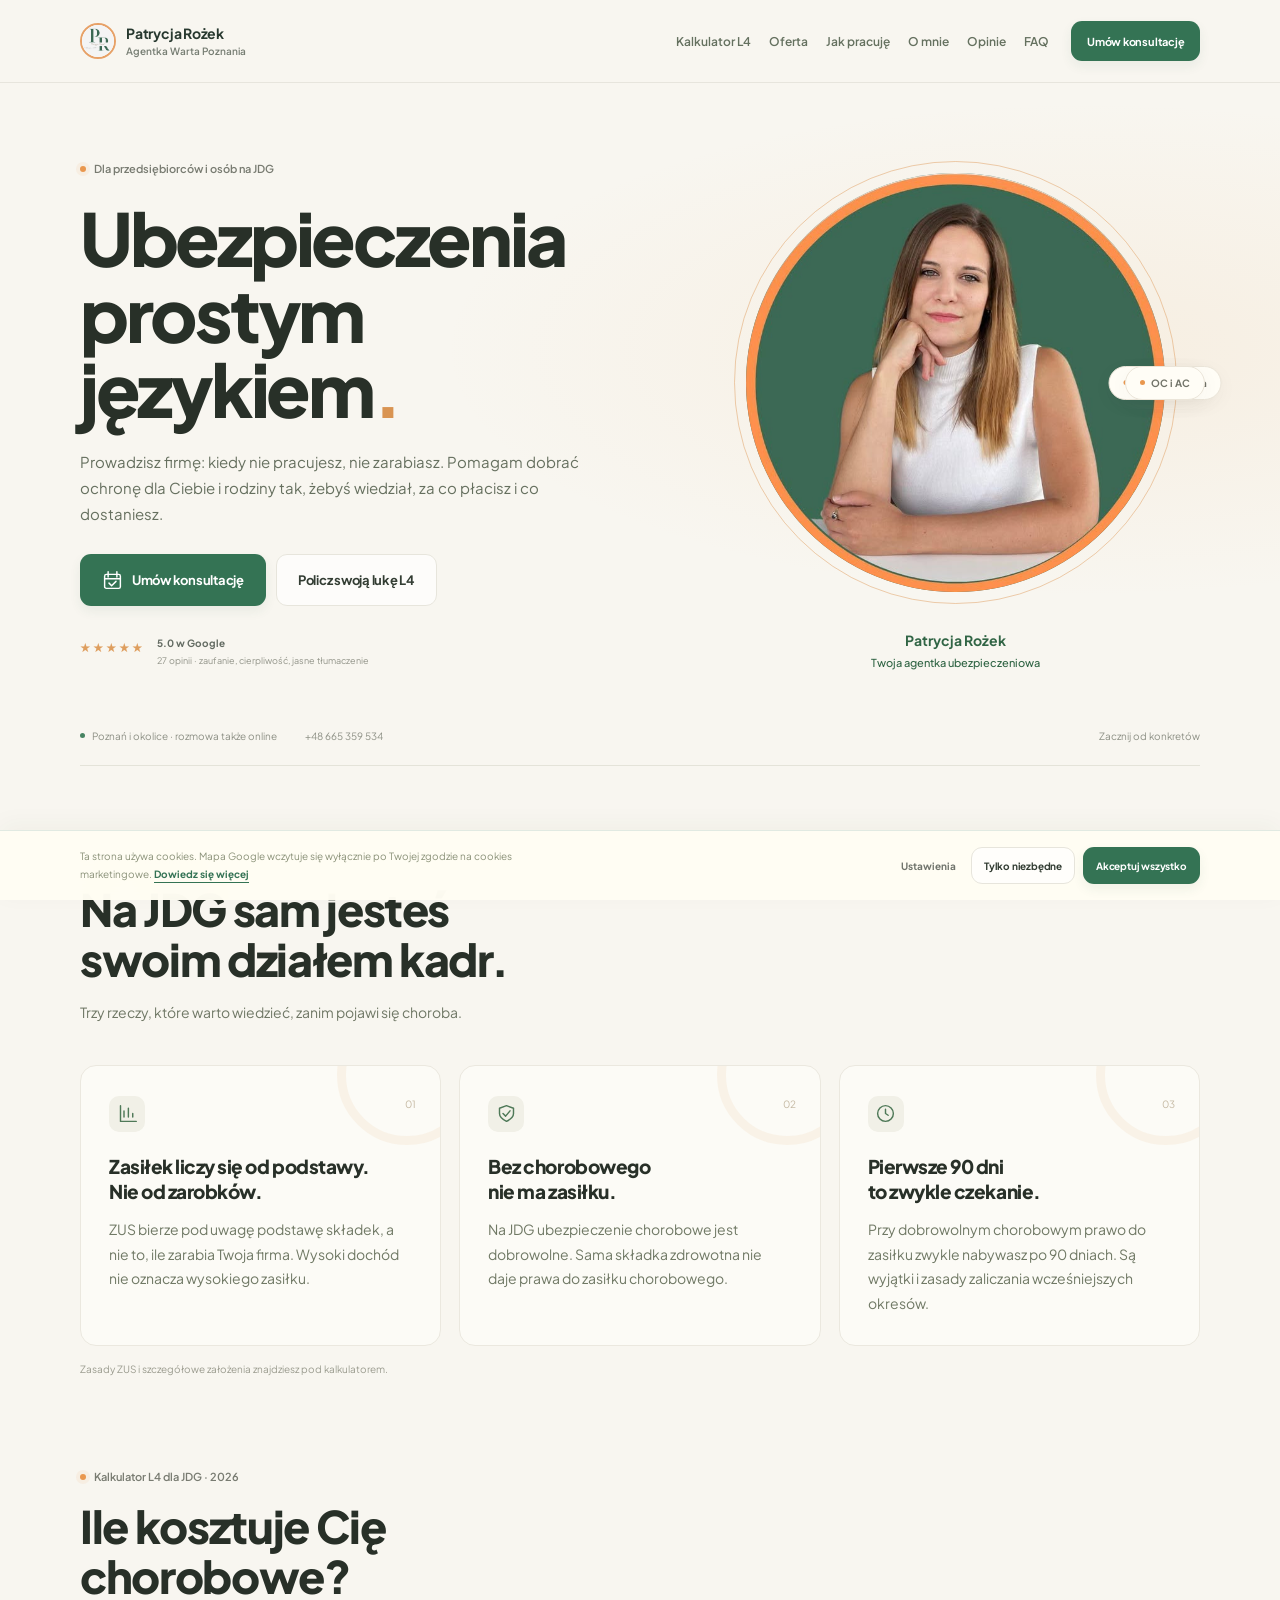
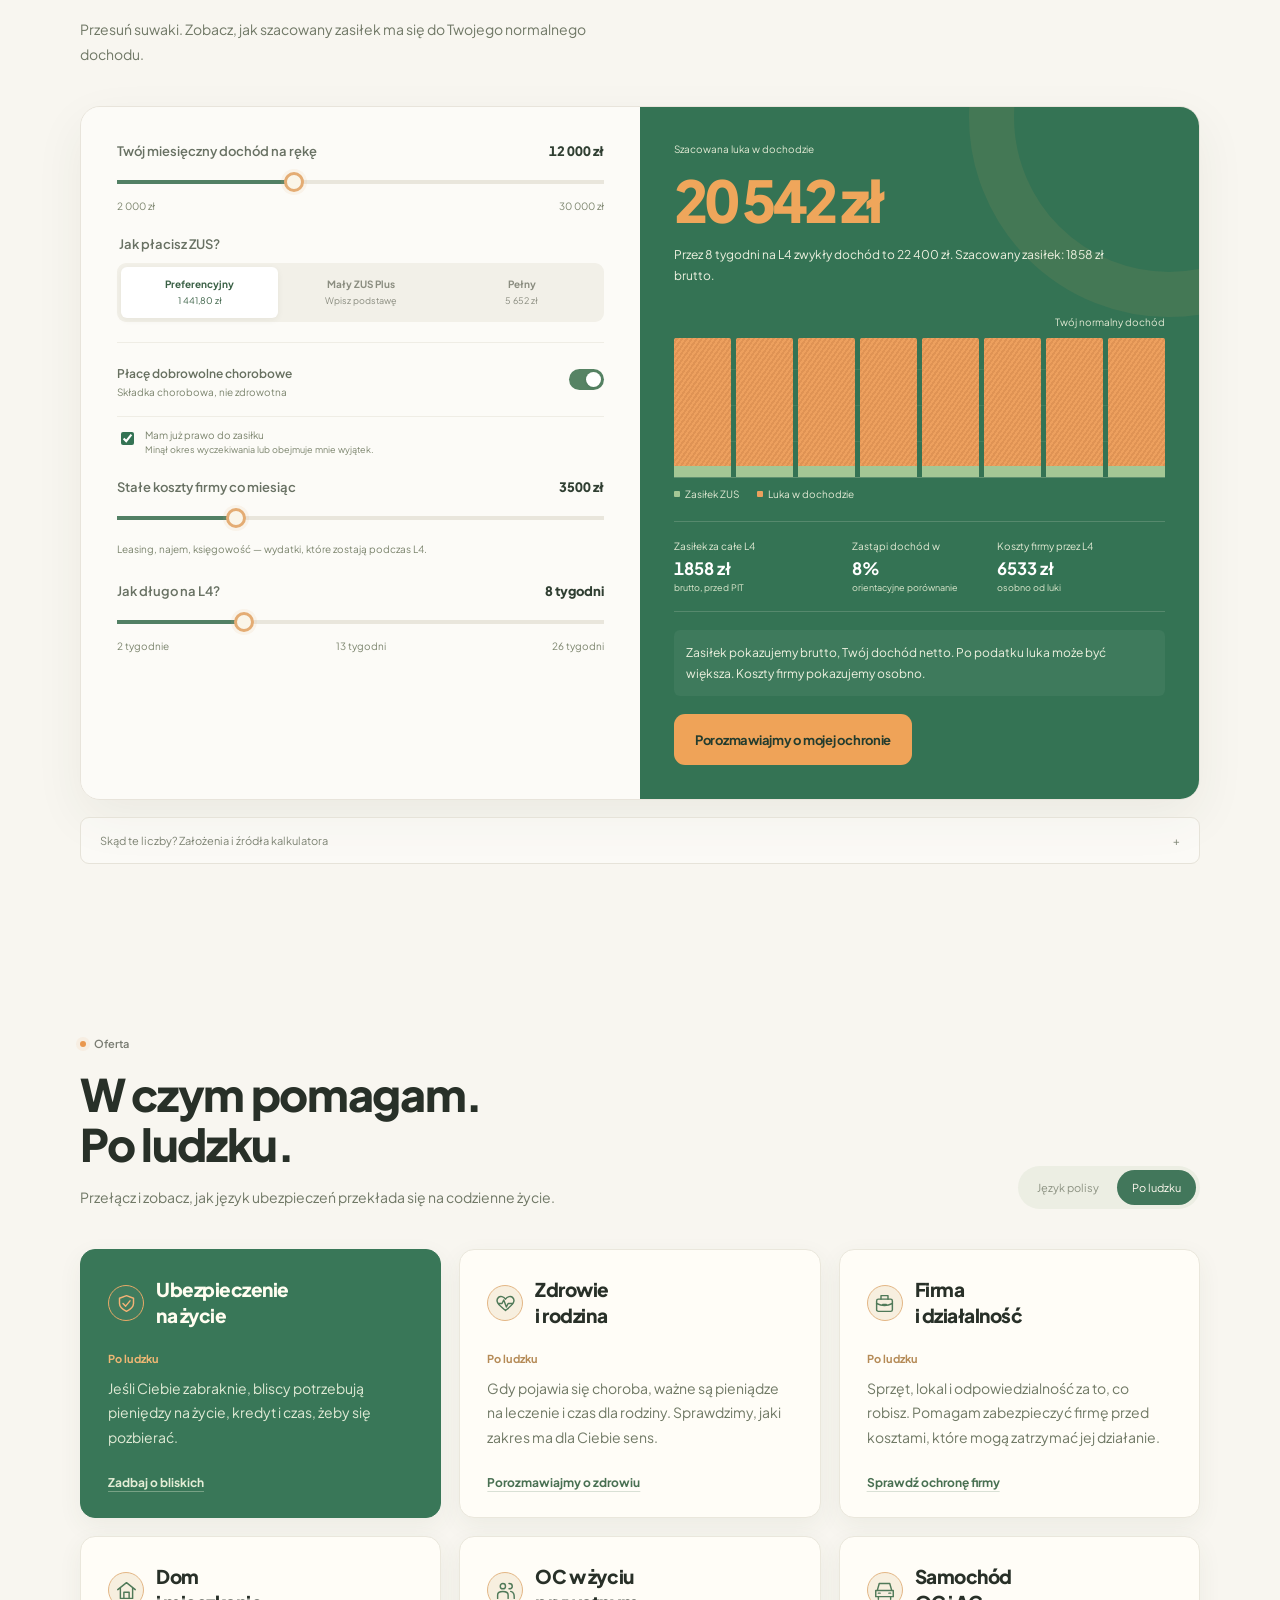
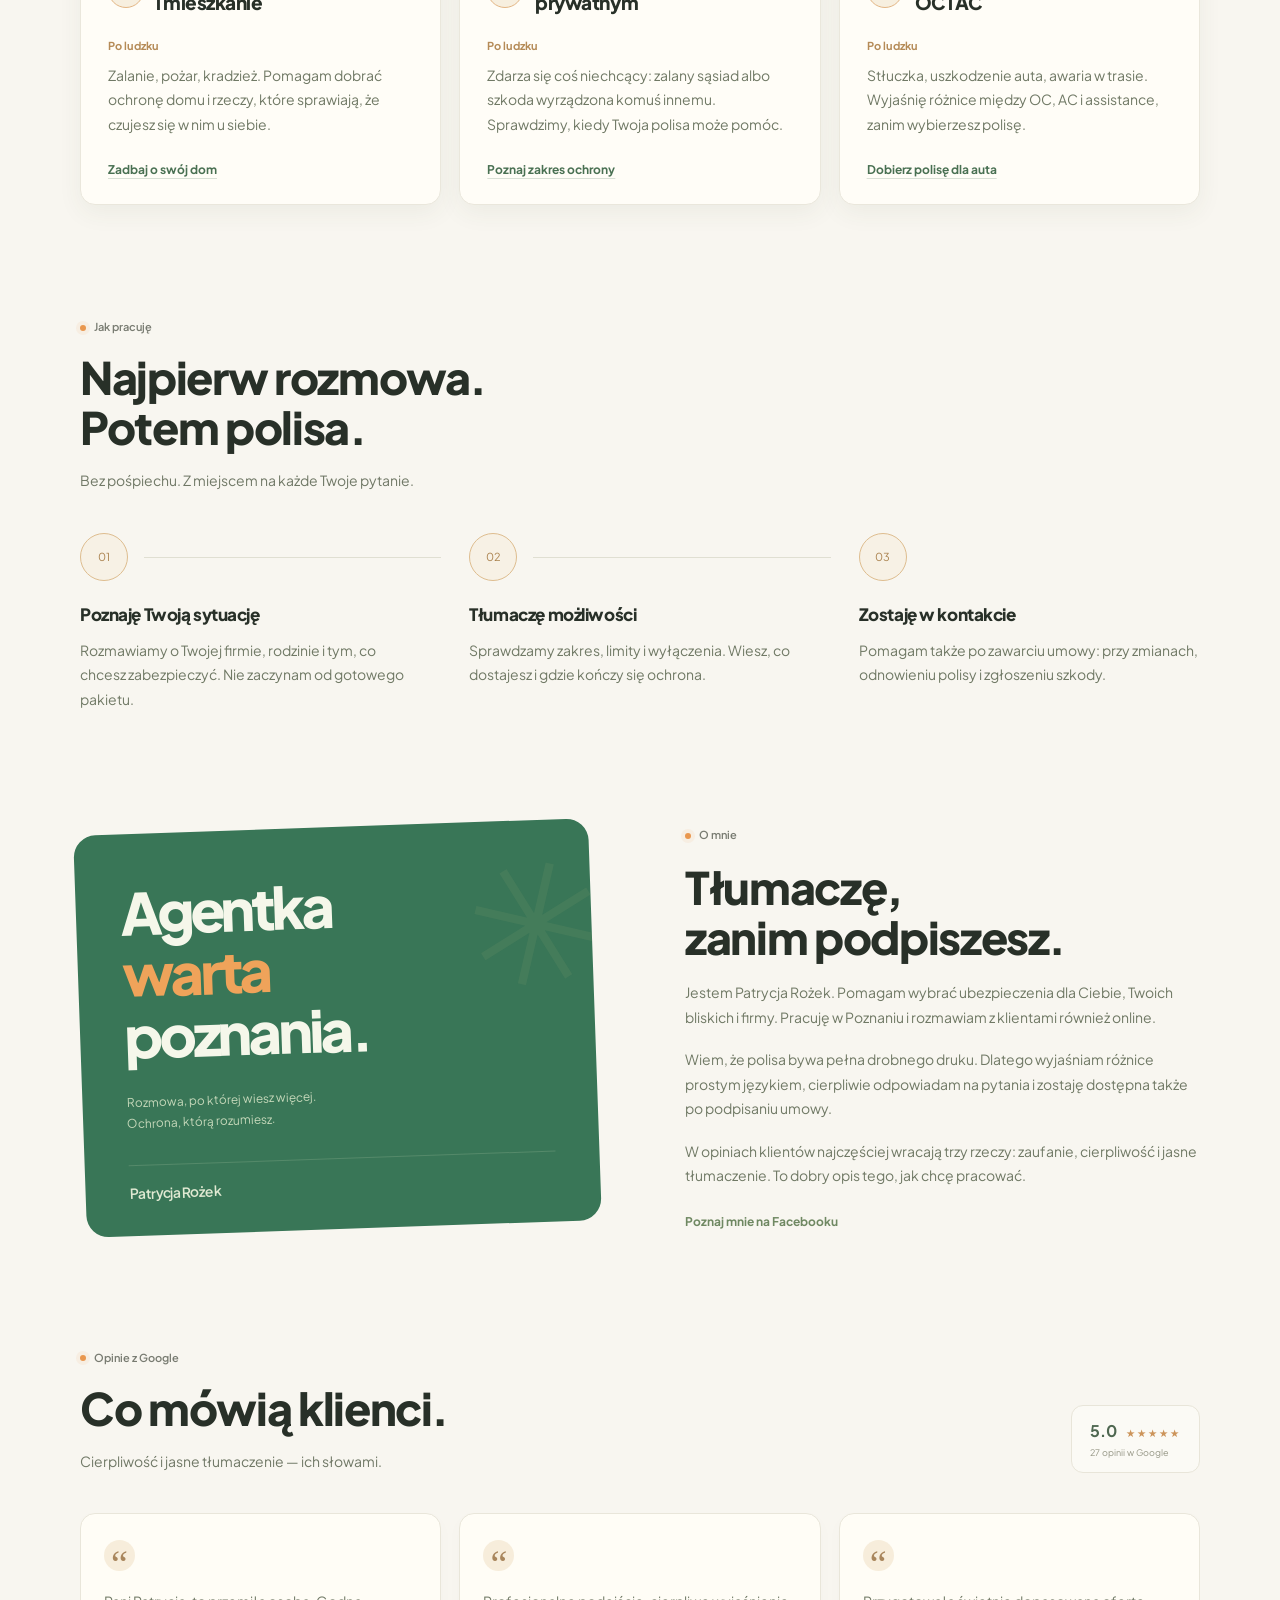
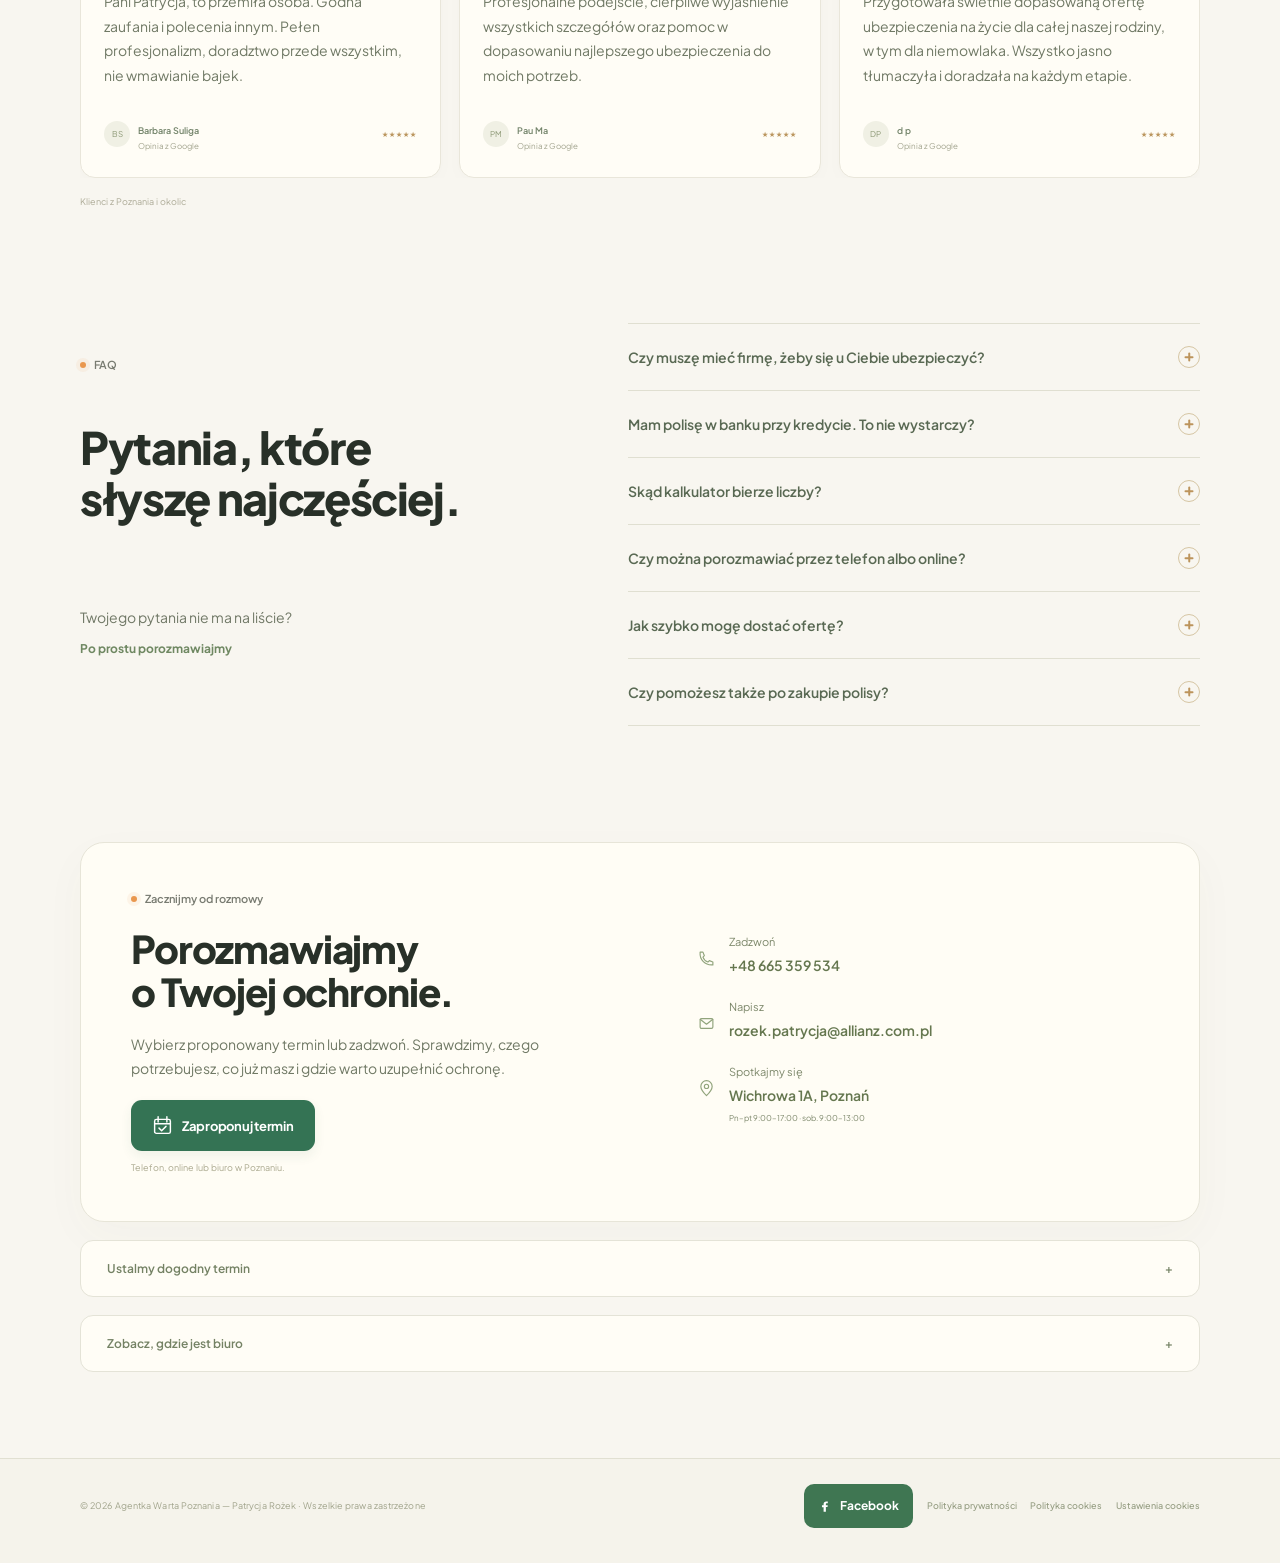
<file: index.html>
<!doctype html>
<html lang="pl">
<head>
  <meta charset="utf-8">
  <meta name="viewport" content="width=device-width, initial-scale=1">
  <title>Patrycja Rożek — Ubezpieczenia prostym językiem | Poznań</title>
  <meta name="description" content="Patrycja Rożek — Agentka Warta Poznania. Ubezpieczenia dla Ciebie, rodziny i firmy, kalkulator L4 na JDG oraz konsultacje w Poznaniu i online. Spokojnie, konkretnie i prostym językiem.">
  <meta name="theme-color" content="#347354">
  <meta property="og:title" content="Patrycja Rożek — Ubezpieczenia prostym językiem">
  <meta property="og:description" content="Pomagam dobrać ochronę dla Ciebie, rodziny i firmy. Oblicz swoją lukę w dochodzie podczas L4 i umów rozmowę w Poznaniu lub online.">
  <meta property="og:image" content="assets/photos/obraz.jpg">
  <meta property="og:image:alt" content="Agentka Warta Poznania — Patrycja Rożek z Poznania">
  <meta property="og:type" content="website">
  <link rel="icon" href="assets/photos/logo.jpg" type="image/jpeg">
  <link rel="preconnect" href="https://fonts.googleapis.com">
  <link rel="preconnect" href="https://fonts.gstatic.com" crossorigin>
  <link href="https://fonts.googleapis.com/css2?family=Fraunces:opsz,wght@9..144,600;9..144,700&family=Plus+Jakarta+Sans:wght@400;500;600;700;800&display=swap" rel="stylesheet">
  <link rel="stylesheet" href="assets/css/style.css?v=14">
  <link rel="stylesheet" href="assets/css/landing.css?v=8">
</head>
<body>
  <a class="skip-link" href="#main">Przejdź do treści</a>
  <header class="site-header">
    <div class="container header-inner">
      <a class="brand" href="#start" aria-label="Patrycja Rożek — strona główna">
        <span class="brand-mark"><img src="assets/photos/logo.jpg" alt="" width="48" height="48"></span>
        <span class="brand-copy"><strong>Patrycja Rożek</strong><small>Agentka Warta Poznania</small></span>
      </a>
      <nav class="site-nav" id="site-nav" aria-label="Menu główne">
        <a href="#kalkulator">Kalkulator L4</a><a href="#oferta">Oferta</a><a href="#jak-pracuje">Jak pracuję</a><a href="#o-mnie">O mnie</a><a href="#opinie">Opinie</a><a href="#faq">FAQ</a>
      </nav>
      <a class="button primary header-cta" href="#rezerwacja">Umów konsultację</a>
      <button class="nav-toggle" id="nav-toggle" aria-label="Otwórz menu" aria-expanded="false" aria-controls="site-nav"><span></span><span></span><span></span></button>
    </div>
  </header>

  <main id="main" class="landing-main">
    <section class="landing-hero" id="start" aria-labelledby="hero-title">
      <div class="container landing-hero-grid">
        <div class="landing-hero-copy">
          <p class="kicker"><span></span>Dla przedsiębiorców i osób na JDG</p>
          <h1 id="hero-title">Ubezpieczenia<br> prostym<br> językiem<span class="orange-dot">.</span></h1>
          <p class="hero-lead">Prowadzisz firmę: kiedy nie pracujesz, nie zarabiasz. Pomagam dobrać ochronę dla Ciebie i rodziny tak, żebyś wiedział, za co płacisz i co dostaniesz.</p>
          <div class="landing-actions"><a class="button primary" href="#rezerwacja"><svg class="inline-icon" aria-hidden="true"><use href="#i-calendar"></use></svg>Umów konsultację</a><a class="button outline" href="#kalkulator">Policz swoją lukę L4</a></div>
          <div class="hero-proof"><span class="proof-stars" aria-label="5 na 5 gwiazdek">★★★★★</span><span><strong>5.0 w Google</strong><small>27 opinii · zaufanie, cierpliwość, jasne tłumaczenie</small></span></div>
        </div>
        <div class="portrait-visual">
        <div class="portrait-scene">
          <div class="portrait-orbit"></div>
          <div class="portrait-circle"><img class="hero-portrait" src="assets/photos/patrycja-facebook.jpg" alt="Patrycja Rożek — Agentka Warta Poznania" width="715" height="720" fetchpriority="high"></div>
          <span class="portrait-tag-orbit orbit-home"><span class="portrait-tag"><span></span>Dom i firma</span></span>
          <span class="portrait-tag-orbit orbit-family"><span class="portrait-tag"><span></span>Życie i rodzina</span></span>
          <span class="portrait-tag-orbit orbit-car"><span class="portrait-tag"><span></span>OC i AC</span></span>
        </div>
        <span class="portrait-signature">Patrycja Rożek<small>Twoja agentka ubezpieczeniowa</small></span>
        </div>
      </div>
      <div class="container hero-bottom"><span><span class="status-dot"></span>Poznań i okolice · rozmowa także online</span><a href="tel:+48665359534">+48 665 359 534</a><a href="#kalkulator" class="discover-link">Zacznij od konkretów</a></div>
    </section>

    <section class="landing-section reality-section" aria-labelledby="reality-title">
      <div class="container">
        <div class="section-intro"><p class="kicker"><span></span>JDG bez niedomówień</p><h2 id="reality-title">Na JDG sam jesteś<br> swoim działem kadr.</h2><p>Trzy rzeczy, które warto wiedzieć, zanim pojawi się choroba.</p></div>
        <div class="reality-grid">
          <article class="reality-card"><span class="card-icon"><svg aria-hidden="true"><use href="#i-chart"></use></svg></span><span class="card-index">01</span><h3>Zasiłek liczy się od podstawy.<br> Nie od zarobków.</h3><p>ZUS bierze pod uwagę podstawę składek, a nie to, ile zarabia Twoja firma. Wysoki dochód nie oznacza wysokiego zasiłku.</p></article>
          <article class="reality-card"><span class="card-icon"><svg aria-hidden="true"><use href="#i-shield"></use></svg></span><span class="card-index">02</span><h3>Bez chorobowego<br> nie ma zasiłku.</h3><p>Na JDG ubezpieczenie chorobowe jest dobrowolne. Sama składka zdrowotna nie daje prawa do zasiłku chorobowego.</p></article>
          <article class="reality-card"><span class="card-icon"><svg aria-hidden="true"><use href="#i-clock"></use></svg></span><span class="card-index">03</span><h3>Pierwsze 90 dni<br> to zwykle czekanie.</h3><p>Przy dobrowolnym chorobowym prawo do zasiłku zwykle nabywasz po 90 dniach. Są wyjątki i zasady zaliczania wcześniejszych okresów.</p></article>
        </div>
        <p class="small-source">Zasady ZUS i szczegółowe założenia znajdziesz pod kalkulatorem.</p>
      </div>
    </section>

    <section class="landing-section calculator-section" id="kalkulator" aria-labelledby="calculator-title">
      <div class="container">
        <div class="section-intro"><p class="kicker"><span></span>Kalkulator L4 dla JDG · 2026</p><h2 id="calculator-title">Ile kosztuje Cię<br> chorobowe?</h2><p>Przesuń suwaki. Zobacz, jak szacowany zasiłek ma się do Twojego normalnego dochodu.</p></div>
        <div class="calculator-layout">
          <form class="calculator-controls" id="l4-controls">
            <div class="range-field"><label for="l4-income">Twój miesięczny dochód na rękę <output for="l4-income" id="income-output">12 000 zł</output></label><input id="l4-income" type="range" min="2000" max="30000" step="500" value="12000"><div class="range-ends"><span>2 000 zł</span><span>30 000 zł</span></div></div>
            <fieldset class="zus-fieldset"><legend>Jak płacisz ZUS?</legend><div class="segmented zus-options"><label><input type="radio" name="zus" value="preferential" checked><span>Preferencyjny<small>1 441,80 zł</small></span></label><label><input type="radio" name="zus" value="custom"><span>Mały ZUS Plus<small>Wpisz podstawę</small></span></label><label><input type="radio" name="zus" value="full"><span>Pełny<small>5 652 zł</small></span></label></div><label class="custom-base" id="custom-base-wrap" hidden>Twoja średnia podstawa składek <span class="number-with-unit"><input id="l4-base" type="number" min="1441.8" max="5652" step="0.01" value="3000"><span>zł</span></span></label></fieldset>
            <label class="toggle-row" for="l4-insured"><span><strong>Płacę dobrowolne chorobowe</strong><small>Składka chorobowa, nie zdrowotna</small></span><input type="checkbox" class="switch-input" id="l4-insured" checked></label>
            <label class="qualifying-row" for="l4-qualified"><input type="checkbox" id="l4-qualified" checked><span>Mam już prawo do zasiłku<small>Minął okres wyczekiwania lub obejmuje mnie wyjątek.</small></span></label>
            <div class="range-field"><label for="l4-costs">Stałe koszty firmy co miesiąc <output for="l4-costs" id="costs-output">3 500 zł</output></label><input id="l4-costs" type="range" min="0" max="15000" step="250" value="3500"><p class="field-hint">Leasing, najem, księgowość — wydatki, które zostają podczas L4.</p></div>
            <div class="range-field duration-field"><label for="l4-weeks">Jak długo na L4? <output for="l4-weeks" id="weeks-output">8 tygodni</output></label><input id="l4-weeks" type="range" min="2" max="26" step="2" value="8"><div class="range-ends"><span>2 tygodnie</span><span>13 tygodni</span><span>26 tygodni</span></div></div>
          </form>
          <div class="calculator-result" aria-live="polite" aria-atomic="true">
            <div class="result-decoration" aria-hidden="true"></div><p class="result-kicker">Szacowana luka w dochodzie</p><p class="result-total" id="l4-gap">20 542 zł</p><p class="result-description" id="l4-description">Przez 8 tygodni na L4 Twój normalny dochód będzie znacznie wyższy od zasiłku.</p>
            <div class="income-chart" role="img" aria-label="Porównanie zasiłku ZUS i brakującego dochodu" id="l4-chart"><span class="chart-reference">Twój normalny dochód</span><div class="chart-bars" id="l4-bars"></div><div class="chart-legend"><span><i class="legend-zus"></i>Zasiłek ZUS</span><span><i class="legend-gap"></i>Luka w dochodzie</span></div></div>
            <div class="result-stats"><div><span>Zasiłek za całe L4</span><strong id="l4-benefit">1 858 zł</strong><small>brutto, przed PIT</small></div><div><span>Zastąpi dochód w</span><strong id="l4-percent">8%</strong><small>orientacyjne porównanie</small></div><div><span>Koszty firmy przez L4</span><strong id="l4-total-costs">6 533 zł</strong><small>osobno od luki</small></div></div>
            <p class="result-note" id="l4-note">Zasiłek nie musi wystarczyć na Twoje codzienne wydatki. Porozmawiajmy o tym, co warto zabezpieczyć.</p><a class="button orange" href="#rezerwacja">Porozmawiajmy o mojej ochronie</a>
          </div>
        </div>
        <details class="calculator-assumptions"><summary>Skąd te liczby? Założenia i źródła kalkulatora <span aria-hidden="true">+</span></summary><div><p>To uproszczona symulacja zwykłego zasiłku chorobowego na JDG, przy niezmiennej podstawie przez 12 pełnych miesięcy: podstawa × (1 − 13,71%) × 80% ÷ 30 × liczba dni. Stawka dzienna jest zaokrąglana do groszy. Przy Małym ZUS Plus wpisz swoją rzeczywistą średnią podstawę; nie wyliczamy jej z dochodu.</p><p><strong>Ważne dla wyniku:</strong> zasiłek pokazujemy brutto, a Twój dochód podajesz netto. Po podatku luka może być większa. Stałe koszty firmy pokazujemy osobno i nie dodajemy ich do luki. Przyjmujemy brak zarobków z pracy podczas L4. Nie uwzględniamy szczególnych przypadków, zmian podstawy, zadłużenia wobec ZUS ani świadczeń z prywatnych polis. Kalkulator nie ustala prawa do świadczenia ani ceny ubezpieczenia.</p><p>Podstawy na 2026 rok: preferencyjna 1 441,80 zł, pełna 5 652 zł. <a href="https://www.zus.pl/baza-wiedzy/skladki-wskazniki-odsetki/skladki/wysokosc-skladek-na-ubezpieczenia-spoleczne" target="_blank" rel="noopener noreferrer">Składki ZUS 2026</a> · <a href="https://www.zus.pl/swiadczenia/zasilki/zasilek-chorobowy/podstawa-wymiaru/dla-ubezpieczonych-niebedacych-pracownikami" target="_blank" rel="noopener noreferrer">Podstawa zasiłku</a> · <a href="https://psz.zus.pl/pl/web/guest/swiadczenia/zasilki/zasilek-chorobowy/z-ubezpieczenia-chorobowego/prawo-do-zasilku-i-okres-przyslugiwania" target="_blank" rel="noopener noreferrer">Prawo do zasiłku i okres wyczekiwania</a></p></div></details>
      </div>
    </section>

    <section class="landing-section offer-section" id="oferta" aria-labelledby="offer-title">
      <div class="container">
        <div class="section-heading-row"><div class="section-intro"><p class="kicker"><span></span>Oferta</p><h2 id="offer-title">W czym pomagam.<br> Po ludzku.</h2><p>Przełącz i zobacz, jak język ubezpieczeń przekłada się na codzienne życie.</p></div><div class="language-control" role="group" aria-label="Język opisów ubezpieczeń"><button type="button" data-language="policy" aria-pressed="false">Język polisy</button><button type="button" data-language="plain" aria-pressed="true">Po ludzku</button></div></div>
        <div class="offer-grid">
          <article class="offer-card featured"><div class="offer-card-heading"><span class="card-icon"><svg aria-hidden="true"><use href="#i-shield"></use></svg></span><h3>Ubezpieczenie<br> na życie</h3></div><p class="offer-language">Po ludzku</p><p class="offer-description" data-plain="Jeśli Ciebie zabraknie, bliscy potrzebują pieniędzy na życie, kredyt i czas, żeby się pozbierać." data-policy="Ochrona finansowa uposażonych w razie śmierci ubezpieczonego, zgodnie z sumą ubezpieczenia i warunkami umowy.">Jeśli Ciebie zabraknie, bliscy potrzebują pieniędzy na życie, kredyt i czas, żeby się pozbierać.</p><a href="#rezerwacja" class="offer-link">Zadbaj o bliskich</a></article>
          <article class="offer-card"><div class="offer-card-heading"><span class="card-icon"><svg aria-hidden="true"><use href="#i-heart"></use></svg></span><h3>Zdrowie<br> i rodzina</h3></div><p class="offer-language">Po ludzku</p><p class="offer-description" data-plain="Gdy pojawia się choroba, ważne są pieniądze na leczenie i czas dla rodziny. Sprawdzimy, jaki zakres ma dla Ciebie sens." data-policy="Dobór ochrony na wypadek zdarzeń dotyczących zdrowia, z uwzględnieniem definicji, limitów i wyłączeń w OWU.">Gdy pojawia się choroba, ważne są pieniądze na leczenie i czas dla rodziny. Sprawdzimy, jaki zakres ma dla Ciebie sens.</p><a href="#rezerwacja" class="offer-link">Porozmawiajmy o zdrowiu</a></article>
          <article class="offer-card"><div class="offer-card-heading"><span class="card-icon"><svg aria-hidden="true"><use href="#i-case"></use></svg></span><h3>Firma<br> i działalność</h3></div><p class="offer-language">Po ludzku</p><p class="offer-description" data-plain="Sprzęt, lokal i odpowiedzialność za to, co robisz. Pomagam zabezpieczyć firmę przed kosztami, które mogą zatrzymać jej działanie." data-policy="Ubezpieczenia mienia przedsiębiorstwa oraz odpowiedzialności cywilnej z tytułu prowadzonej działalności gospodarczej.">Sprzęt, lokal i odpowiedzialność za to, co robisz. Pomagam zabezpieczyć firmę przed kosztami, które mogą zatrzymać jej działanie.</p><a href="#rezerwacja" class="offer-link">Sprawdź ochronę firmy</a></article>
          <article class="offer-card"><div class="offer-card-heading"><span class="card-icon"><svg aria-hidden="true"><use href="#i-home"></use></svg></span><h3>Dom<br> i mieszkanie</h3></div><p class="offer-language">Po ludzku</p><p class="offer-description" data-plain="Zalanie, pożar, kradzież. Pomagam dobrać ochronę domu i rzeczy, które sprawiają, że czujesz się w nim u siebie." data-policy="Ochrona murów, elementów stałych i ruchomości domowych od zdarzeń określonych w OWU, według ustalonych sum ubezpieczenia.">Zalanie, pożar, kradzież. Pomagam dobrać ochronę domu i rzeczy, które sprawiają, że czujesz się w nim u siebie.</p><a href="#rezerwacja" class="offer-link">Zadbaj o swój dom</a></article>
          <article class="offer-card"><div class="offer-card-heading"><span class="card-icon"><svg aria-hidden="true"><use href="#i-people"></use></svg></span><h3>OC w życiu<br> prywatnym</h3></div><p class="offer-language">Po ludzku</p><p class="offer-description" data-plain="Zdarza się coś niechcący: zalany sąsiad albo szkoda wyrządzona komuś innemu. Sprawdzimy, kiedy Twoja polisa może pomóc." data-policy="Odpowiedzialność cywilna za szkody osobowe i rzeczowe wyrządzone osobom trzecim w życiu prywatnym, w granicach umowy.">Zdarza się coś niechcący: zalany sąsiad albo szkoda wyrządzona komuś innemu. Sprawdzimy, kiedy Twoja polisa może pomóc.</p><a href="#rezerwacja" class="offer-link">Poznaj zakres ochrony</a></article>
          <article class="offer-card"><div class="offer-card-heading"><span class="card-icon"><svg aria-hidden="true"><use href="#i-car"></use></svg></span><h3>Samochód<br> OC i AC</h3></div><p class="offer-language">Po ludzku</p><p class="offer-description" data-plain="Stłuczka, uszkodzenie auta, awaria w trasie. Wyjaśnię różnice między OC, AC i assistance, zanim wybierzesz polisę." data-policy="Obowiązkowe OC posiadaczy pojazdów, dobrowolne autocasco i świadczenia assistance, według wybranego wariantu ochrony.">Stłuczka, uszkodzenie auta, awaria w trasie. Wyjaśnię różnice między OC, AC i assistance, zanim wybierzesz polisę.</p><a href="#rezerwacja" class="offer-link">Dobierz polisę dla auta</a></article>
        </div>
      </div>
    </section>

    <section class="landing-section process-section" id="jak-pracuje" aria-labelledby="process-title"><div class="container"><div class="section-intro"><p class="kicker"><span></span>Jak pracuję</p><h2 id="process-title">Najpierw rozmowa.<br> Potem polisa.</h2><p>Bez pośpiechu. Z miejscem na każde Twoje pytanie.</p></div><div class="process-grid"><article><span class="process-number">01</span><h3>Poznaję Twoją sytuację</h3><p>Rozmawiamy o Twojej firmie, rodzinie i tym, co chcesz zabezpieczyć. Nie zaczynam od gotowego pakietu.</p></article><article><span class="process-number">02</span><h3>Tłumaczę możliwości</h3><p>Sprawdzamy zakres, limity i wyłączenia. Wiesz, co dostajesz i gdzie kończy się ochrona.</p></article><article><span class="process-number">03</span><h3>Zostaję w kontakcie</h3><p>Pomagam także po zawarciu umowy: przy zmianach, odnowieniu polisy i zgłoszeniu szkody.</p></article></div></div></section>

    <section class="landing-section about-section" id="o-mnie" aria-labelledby="about-title"><div class="container about-grid"><div class="brand-statement"><span class="statement-symbol" aria-hidden="true">✳</span><p>Agentka<br> <span>warta</span><br> poznania.</p><div>Rozmowa, po której wiesz więcej.<br> Ochrona, którą rozumiesz.</div><span class="statement-sign">Patrycja Rożek</span></div><div class="about-copy"><p class="kicker"><span></span>O mnie</p><h2 id="about-title">Tłumaczę,<br> zanim podpiszesz.</h2><p>Jestem Patrycja Rożek. Pomagam wybrać ubezpieczenia dla Ciebie, Twoich bliskich i firmy. Pracuję w Poznaniu i rozmawiam z klientami również online.</p><p>Wiem, że polisa bywa pełna drobnego druku. Dlatego wyjaśniam różnice prostym językiem, cierpliwie odpowiadam na pytania i zostaję dostępna także po podpisaniu umowy.</p><p>W opiniach klientów najczęściej wracają trzy rzeczy: zaufanie, cierpliwość i jasne tłumaczenie. To dobry opis tego, jak chcę pracować.</p><a class="text-link" href="https://www.facebook.com/profile.php?id=100070211612275" target="_blank" rel="noopener noreferrer">Poznaj mnie na Facebooku</a></div></div></section>

    <section class="landing-section reviews-section" id="opinie" aria-labelledby="reviews-title"><div class="container"><div class="section-heading-row"><div class="section-intro"><p class="kicker"><span></span>Opinie z Google</p><h2 id="reviews-title">Co mówią klienci.</h2><p>Cierpliwość i jasne tłumaczenie — ich słowami.</p></div><a class="google-rating" href="https://www.google.com/search?hl=pl-PL&q=Agentka+Warta+Poznania&kgmid=/g/11rj_m68c8" target="_blank" rel="noopener noreferrer"><strong>5.0 <span>★★★★★</span></strong><small>27 opinii w Google</small></a></div><div class="review-track" id="review-track"><article class="testimonial"><span class="quote-mark" aria-hidden="true">“</span><p>Pani Patrycja, to przemiła osoba. Godna zaufania i polecenia innym. Pełen profesjonalizm, doradztwo przede wszystkim, nie wmawianie bajek.</p><footer><span class="review-avatar">BS</span><span><strong>Barbara Suliga</strong><small>Opinia z Google</small></span><span class="review-stars" aria-label="5 gwiazdek">★★★★★</span></footer></article><article class="testimonial"><span class="quote-mark" aria-hidden="true">“</span><p>Profesjonalne podejście, cierpliwe wyjaśnienie wszystkich szczegółów oraz pomoc w dopasowaniu najlepszego ubezpieczenia do moich potrzeb.</p><footer><span class="review-avatar">PM</span><span><strong>Pau Ma</strong><small>Opinia z Google</small></span><span class="review-stars" aria-label="5 gwiazdek">★★★★★</span></footer></article><article class="testimonial"><span class="quote-mark" aria-hidden="true">“</span><p>Przygotowała świetnie dopasowaną ofertę ubezpieczenia na życie dla całej naszej rodziny, w tym dla niemowlaka. Wszystko jasno tłumaczyła i doradzała na każdym etapie.</p><footer><span class="review-avatar">DP</span><span><strong>d p</strong><small>Opinia z Google</small></span><span class="review-stars" aria-label="5 gwiazdek">★★★★★</span></footer></article></div><div class="review-navigation"><span>Klienci z Poznania i okolic</span><div id="reviews-pagination" role="group" aria-label="Opinie klientów"><button type="button" data-review-index="0" aria-label="Pokaż pierwszą opinię" aria-current="true" aria-controls="review-track"></button><button type="button" data-review-index="1" aria-label="Pokaż drugą opinię" aria-controls="review-track"></button><button type="button" data-review-index="2" aria-label="Pokaż trzecią opinię" aria-controls="review-track"></button></div></div></div></section>

    <section class="landing-section faq-section" id="faq" aria-labelledby="faq-title"><div class="container faq-layout"><div class="section-intro"><p class="kicker"><span></span>FAQ</p><h2 id="faq-title">Pytania, które<br> słyszę najczęściej.</h2><p>Twojego pytania nie ma na liście?<br> <a href="#kontakt" class="text-link">Po prostu porozmawiajmy</a></p></div><div class="landing-faq"><details><summary>Czy muszę mieć firmę, żeby się u Ciebie ubezpieczyć?<span aria-hidden="true">+</span></summary><p>Nie. Pomagam także klientom indywidualnym: w ochronie życia i rodziny, domu, mieszkania oraz samochodu.</p></details><details><summary>Mam polisę w banku przy kredycie. To nie wystarczy?<span aria-hidden="true">+</span></summary><p>To zależy od zakresu. Możemy wspólnie sprawdzić sumę ubezpieczenia, zdarzenia objęte ochroną, wyłączenia i to, kogo zabezpiecza polisa. Dopiero wtedy widać, czy odpowiada na Twoje potrzeby.</p></details><details><summary>Skąd kalkulator bierze liczby?<span aria-hidden="true">+</span></summary><p>Z zasad ustalania zwykłego zasiłku chorobowego i podstaw składek ZUS na 2026 rok. Szczegółowy wzór, uproszczenia i linki do ZUS są <a href="#kalkulator">pod kalkulatorem</a>. To symulacja, a nie decyzja ZUS lub oferta polisy.</p></details><details><summary>Czy można porozmawiać przez telefon albo online?<span aria-hidden="true">+</span></summary><p>Tak. Możemy spotkać się w biurze na Wichrowej 1A w Poznaniu, porozmawiać telefonicznie albo ustalić spotkanie online.</p></details><details><summary>Jak szybko mogę dostać ofertę?<span aria-hidden="true">+</span></summary><p>Zazwyczaj możemy omówić pierwsze warianty już podczas pierwszej rozmowy. Przy bardziej złożonej sprawie ustalimy, jakie informacje są potrzebne i kiedy przygotuję ofertę.</p></details><details><summary>Czy pomożesz także po zakupie polisy?<span aria-hidden="true">+</span></summary><p>Tak. Pomagam przy zmianach, odnowieniu polisy, dokumentach i zgłoszeniu szkody. Kontakt do mnie pozostaje ten sam przez cały czas trwania umowy.</p></details></div></div></section>

    <section class="landing-section consultation-section" id="rezerwacja" aria-labelledby="consultation-title"><div class="container"><div class="consultation-card"><div class="consultation-copy"><p class="kicker"><span></span>Zacznijmy od rozmowy</p><h2 id="consultation-title">Porozmawiajmy<br> o Twojej ochronie.</h2><p>Wybierz proponowany termin lub zadzwoń. Sprawdzimy, czego potrzebujesz, co już masz i gdzie warto uzupełnić ochronę.</p><a href="#consultation-form" class="button primary" id="show-consultation"><svg class="inline-icon" aria-hidden="true"><use href="#i-calendar"></use></svg>Zaproponuj termin</a><small>Telefon, online lub biuro w Poznaniu.</small></div><address class="consultation-contact" id="kontakt"><div><svg aria-hidden="true"><use href="#i-phone"></use></svg><span><small>Zadzwoń</small><a href="tel:+48665359534">+48 665 359 534</a></span></div><div><svg aria-hidden="true"><use href="#i-mail"></use></svg><span><small>Napisz</small><a href="mailto:rozek.patrycja@allianz.com.pl">rozek.patrycja@allianz.com.pl</a></span></div><div><svg aria-hidden="true"><use href="#i-pin"></use></svg><span><small>Spotkajmy się</small><a href="https://maps.google.com/?q=Wichrowa%201A%2C%2060-449%20Pozna%C5%84" target="_blank" rel="noopener noreferrer">Wichrowa 1A, Poznań</a><small>Pn–pt 9:00–17:00 · sob. 9:00–13:00</small></span></div></address></div>
      <details class="consultation-form-wrap" id="consultation-form"><summary>Ustalmy dogodny termin <span aria-hidden="true">+</span></summary><div class="consultation-form-inner"><p>Podaj swoje dane i proponowany termin. Przygotuję wiadomość, którą wyślesz ze swojej poczty. Termin potwierdzę po kontakcie.</p><form id="appointment-form"><div class="appointment-grid"><label>Imię i nazwisko<input name="name" autocomplete="name" required placeholder="Twoje imię i nazwisko"></label><label>Telefon<input type="tel" name="phone" autocomplete="tel" required placeholder="+48 600 000 000"></label><label>E-mail<input type="email" name="email" autocomplete="email" required placeholder="ty@firma.pl"></label><label>O czym porozmawiamy?<select name="topic"><option>Moja ochrona i rodzina</option><option>Firma i JDG</option><option>Dom i mieszkanie</option><option>Samochód — OC / AC</option><option>Inna sprawa</option></select></label><label>Preferowany dzień<input type="date" name="date" id="appointment-date" required></label><label>Pora rozmowy<select name="time"><option>Rano, 9:00–12:00</option><option>Po południu, 12:00–17:00</option><option>Do ustalenia</option></select></label></div><label class="appointment-message">Dodatkowa wiadomość<textarea name="message" rows="3" placeholder="Krótko opisz, z czym przychodzisz."></textarea></label><label class="appointment-consent"><input type="checkbox" required><span>Zgadzam się na kontakt w celu obsługi zapytania. Informacje o danych znajdziesz w <a href="polityka-prywatnosci.html">polityce prywatności</a>.</span></label><button type="submit" class="button primary">Przygotuj wiadomość</button><p id="appointment-status" role="status" aria-live="polite"></p><div class="appointment-draft" id="appointment-draft" hidden><label>Twoja wiadomość<textarea id="appointment-draft-text" readonly rows="8"></textarea></label><div class="landing-actions"><a class="button primary" id="appointment-mail-link" href="mailto:rozek.patrycja@allianz.com.pl">Otwórz w swojej poczcie</a><button type="button" class="button outline" id="copy-appointment">Kopiuj wiadomość</button></div><p class="field-hint">Wyślij wiadomość na rozek.patrycja@allianz.com.pl. Samo przygotowanie wiadomości nie rezerwuje terminu.</p></div></form></div></details>
      <details class="office-map"><summary>Zobacz, gdzie jest biuro <span aria-hidden="true">+</span></summary><div class="map-wrap" id="map-container"><div class="map-placeholder" id="map-placeholder"><svg class="inline-icon" aria-hidden="true"><use href="#i-pin"></use></svg><p>Wichrowa 1A, 60-449 Poznań</p><p class="map-placeholder__note">Mapa Google wczyta się po Twojej zgodzie na cookies marketingowe.</p><button type="button" class="button outline small" id="map-accept-btn">Pokaż mapę Google</button></div></div></details>
    </div></section>
  </main>

  <svg class="svg-symbols" xmlns="http://www.w3.org/2000/svg" aria-hidden="true"><defs>
    <symbol id="i-shield" viewBox="0 0 24 24"><path d="M12 3 4 6v6c0 5 8 9 8 9s8-4 8-9V6Z"/><path d="m8 12 3 3 5-6"/></symbol>
    <symbol id="i-heart" viewBox="0 0 24 24"><path d="M20 5c-2-2-6-1-8 2-2-3-6-4-8-2-5 5 2 10 8 15 6-5 13-10 8-15Z"/><path d="M4 12h4l2-4 3 8 2-4h5"/></symbol>
    <symbol id="i-case" viewBox="0 0 24 24"><rect x="3" y="7" width="18" height="14" rx="2"/><path d="M8 7V3h8v4M3 12c6 3 12 3 18 0M10 13h4"/></symbol>
    <symbol id="i-home" viewBox="0 0 24 24"><path d="m2 11 10-8 10 8M5 9v12h14V9M9 21v-7h6v7"/></symbol>
    <symbol id="i-people" viewBox="0 0 24 24"><circle cx="9" cy="7" r="3"/><path d="M3 21v-4c0-5 12-5 12 0v4M16 4c5 0 5 6 0 6M18 13c4 1 4 4 4 8"/></symbol>
    <symbol id="i-car" viewBox="0 0 24 24"><path d="m4 11 2-7h12l2 7M2 12h20v7H2ZM5 19v3M19 19v3M5 15h2M17 15h2"/></symbol>
    <symbol id="i-calendar" viewBox="0 0 24 24"><rect x="3" y="5" width="18" height="16" rx="2"/><path d="M7 2v6M17 2v6M3 10h18m-13 5 3 3 5-5"/></symbol>
    <symbol id="i-chart" viewBox="0 0 24 24"><path d="M4 3v18h18M8 16V9M13 16V6M18 16v-4"/></symbol>
    <symbol id="i-clock" viewBox="0 0 24 24"><circle cx="12" cy="12" r="9"/><path d="M12 7v5l3 2"/></symbol>
    <symbol id="i-phone" viewBox="0 0 24 24"><path d="M7 3H3c-1 11 7 19 18 18v-4l-5-2-2 2c-3-1-6-4-7-7l2-2Z"/></symbol>
    <symbol id="i-mail" viewBox="0 0 24 24"><rect x="3" y="5" width="18" height="14" rx="2"/><path d="m3 6 9 7 9-7"/></symbol>
    <symbol id="i-pin" viewBox="0 0 24 24"><path d="M12 22S4 14 4 9a8 8 0 0 1 16 0c0 5-8 13-8 13Z"/><circle cx="12" cy="9" r="3"/></symbol>
  </defs></svg>


  <footer class="site-footer">
    <div class="container footer-inner">
      <small>© 2026 Agentka Warta Poznania — Patrycja Rożek · Wszelkie prawa zastrzeżone</small>
      <nav class="footer-nav">
        <a class="footer-social-link" href="https://www.facebook.com/profile.php?id=100070211612275" target="_blank" rel="noopener noreferrer" aria-label="Facebook — Patrycja Rożek - Agentka warta Poznania" title="Facebook">
          <svg viewBox="0 0 24 24" aria-hidden="true" focusable="false">
            <path d="M13.5 22v-8.1h2.8l.4-3.2h-3.2V8.6c0-.9.3-1.5 1.6-1.5h1.7V4.2c-.3 0-1.4-.1-2.7-.1-2.7 0-4.5 1.6-4.5 4.6v2.1H6.8v3.2h2.8V22h3.9z"/>
          </svg>
          <span>Facebook</span>
        </a>
        <a href="polityka-prywatnosci.html">Polityka prywatności</a>
        <a href="polityka-cookies.html">Polityka cookies</a>
        <button type="button" class="footer-link-btn" data-cookie-settings>Ustawienia cookies</button>
      </nav>
    </div>
  </footer>

  <div class="mobile-cta-bar" id="mobile-cta-bar">
    <a href="tel:+48665359534" class="button outline mobile-cta-phone">
      <svg width="18" height="18" viewBox="0 0 24 24" fill="none" aria-hidden="true"><path d="M22 16.92v3a2 2 0 01-2.18 2 19.79 19.79 0 01-8.63-3.07 19.5 19.5 0 01-6-6A19.79 19.79 0 012.12 4.18 2 2 0 014.11 2h3a2 2 0 012 1.72c.127.96.361 1.903.7 2.81a2 2 0 01-.45 2.11L8.09 9.91a16 16 0 006 6l1.27-1.27a2 2 0 012.11-.45c.907.339 1.85.573 2.81.7A2 2 0 0122 16.92z" stroke="currentColor" stroke-width="2" stroke-linecap="round" stroke-linejoin="round"/></svg>
      Zadzwoń
    </a>
    <a href="#rezerwacja" class="button primary mobile-cta-book">
      Umów termin
    </a>
  </div>

  <div class="cookie-bar" id="agentka-cookie-banner" data-cookie-banner hidden aria-hidden="true">
    <div class="container cookie-bar__inner">
      <p class="cookie-bar__text">Ta strona używa cookies. Mapa Google wczytuje się wyłącznie po Twojej zgodzie na cookies marketingowe. <a href="polityka-cookies.html">Dowiedz się więcej</a></p>
      <div class="cookie-bar__actions">
        <button type="button" class="cookie-bar__settings-btn" data-cookie-settings>Ustawienia</button>
        <button type="button" class="button small outline cookie-bar-btn" data-cookie-reject>Tylko niezbędne</button>
        <button type="button" class="button small primary cookie-bar-btn" data-cookie-accept>Akceptuj wszystko</button>
      </div>
    </div>
  </div>

  <div class="cookie-modal" id="cookie-settings-modal" hidden aria-modal="true" role="dialog" aria-labelledby="cookie-modal-title">
    <div class="cookie-modal__backdrop" id="cookie-modal-backdrop"></div>
    <div class="cookie-modal__box">
      <div class="cookie-modal__head">
        <h3 id="cookie-modal-title">Ustawienia prywatności</h3>
        <button type="button" class="cookie-modal__close" id="cookie-modal-close" aria-label="Zamknij panel ustawień cookies">
          <svg width="16" height="16" viewBox="0 0 16 16" fill="none" aria-hidden="true"><path d="M1 1l14 14M15 1L1 15" stroke="currentColor" stroke-width="2" stroke-linecap="round"/></svg>
        </button>
      </div>
      <p>Wybierz, które pliki cookies akceptujesz. Niezbędne są zawsze aktywne.</p>
      <div class="cookie-modal__choices">
        <label class="cookie-modal__choice is-required">
          <input type="checkbox" checked disabled data-cookie-category="essential">
          <div><strong>Niezbędne</strong><span>Zapamiętywanie decyzji o zgodzie. Zawsze aktywne.</span></div>
        </label>
        <label class="cookie-modal__choice">
          <input type="checkbox" data-cookie-category="analytics">
          <div><strong>Analityczne</strong><span>Anonimowe statystyki i pomiar działania strony.</span></div>
        </label>
        <label class="cookie-modal__choice">
          <input type="checkbox" data-cookie-category="functional">
          <div><strong>Funkcjonalne</strong><span>Zapamiętywanie preferencji użytkownika.</span></div>
        </label>
        <label class="cookie-modal__choice">
          <input type="checkbox" data-cookie-category="marketing">
          <div><strong>Marketingowe</strong><span>Mapy zewnętrzne i treści osadzane. Wyłączone domyślnie.</span></div>
        </label>
      </div>
      <div class="cookie-modal__actions">
        <button type="button" class="button outline" data-cookie-reject>Tylko niezbędne</button>
        <button type="button" class="button primary" data-cookie-save>Zapisz wybór</button>
      </div>
      <p class="cookie-modal__note">Zmień preferencje w dowolnym momencie przez „Ustawienia cookies” w stopce.</p>
    </div>
  </div>

  <script type="application/ld+json">
  {
    "@context": "https://schema.org",
    "@type": "LocalBusiness",
    "name": "Agentka Warta Poznania — Patrycja Rożek",
    "telephone": "+48665359534",
    "email": "rozek.patrycja@allianz.com.pl",
    "address": {
      "@type": "PostalAddress",
      "streetAddress": "Wichrowa 1A",
      "addressLocality": "Poznań",
      "postalCode": "60-449",
      "addressCountry": "PL"
    },
    "sameAs": ["https://www.facebook.com/profile.php?id=100070211612275"]
  }
  </script>
  <script src="assets/js/site.js?v=12" defer></script>
  <script src="assets/js/landing.js?v=4" defer></script>
</body>
</html>
</file>
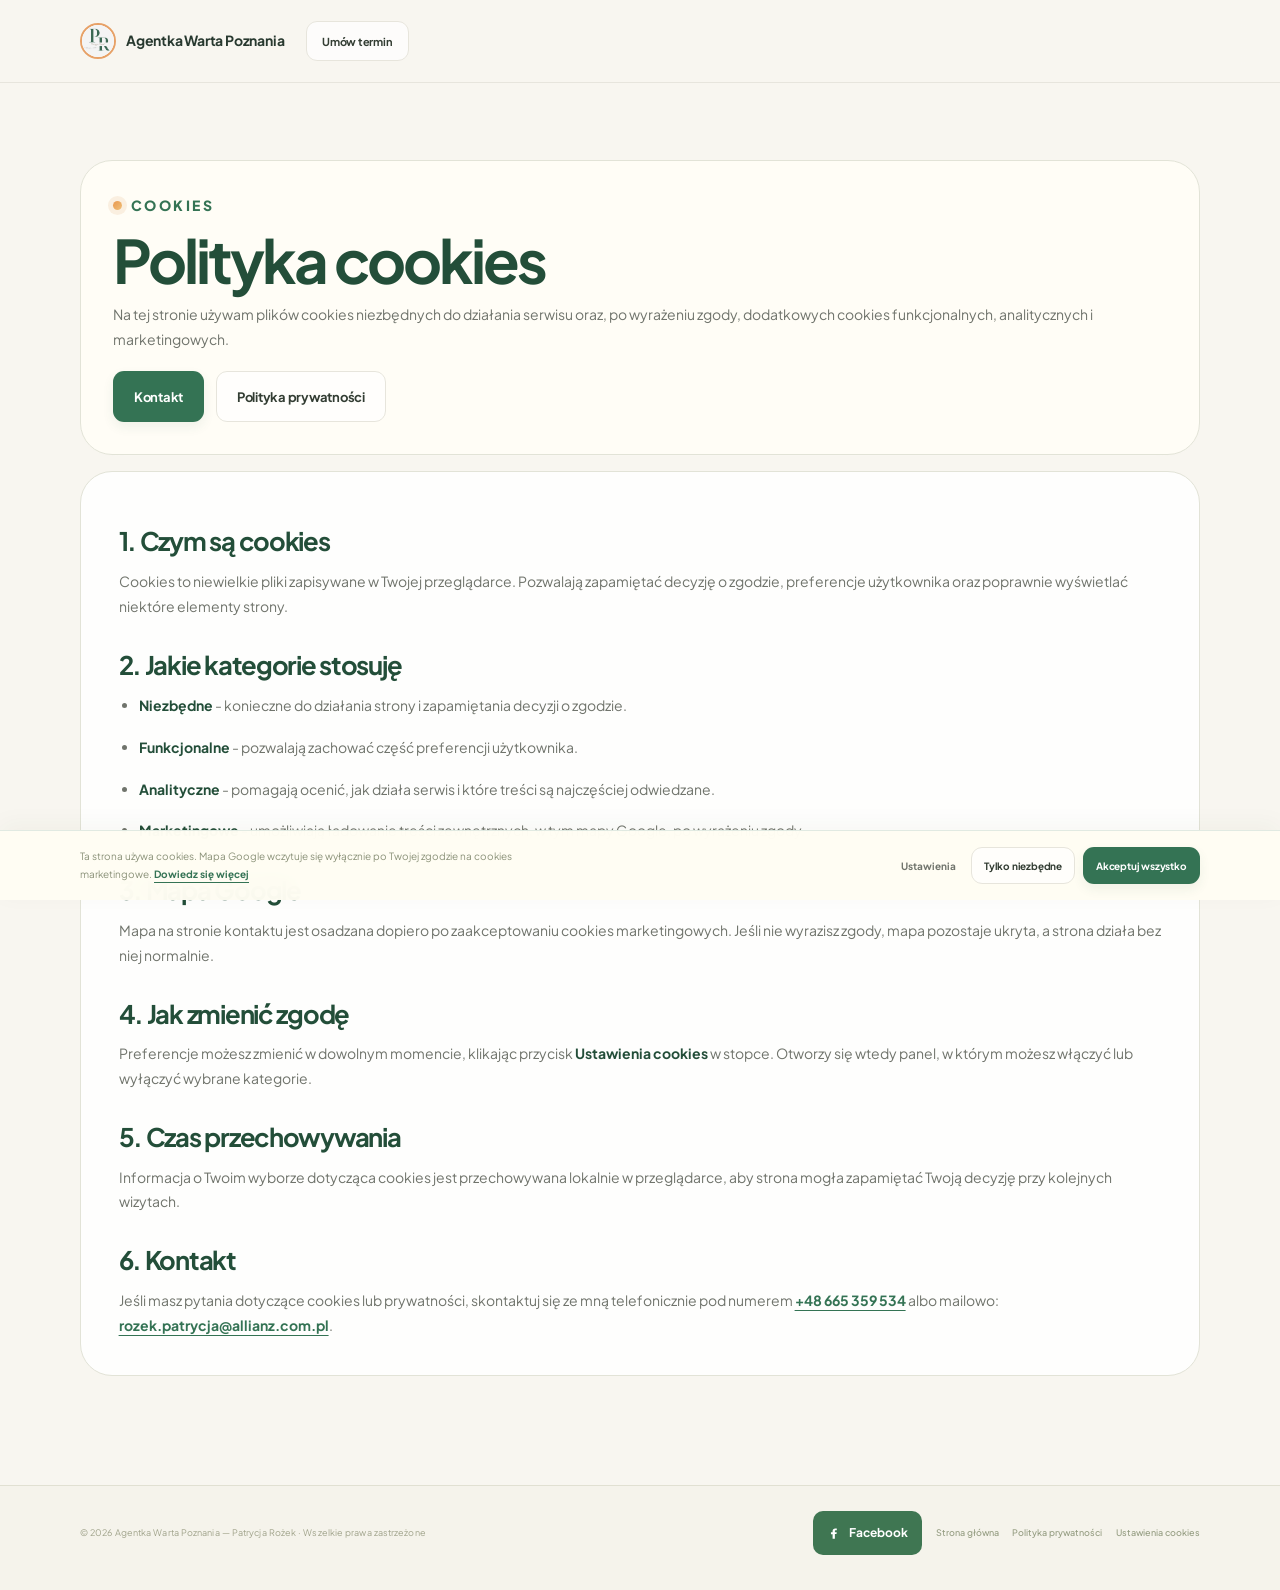
<file: polityka-cookies.html>
<!doctype html>
<html lang="pl">
<head>
  <meta charset="utf-8">
  <meta name="viewport" content="width=device-width, initial-scale=1">
  <title>Polityka cookies — Agentka Warta Poznania</title>
  <meta name="description" content="Informacja o plikach cookies używanych na stronie Patrycji Rożek i sposobie zarządzania zgodą.">
  <meta name="theme-color" content="#0d5c63">
  <link rel="icon" href="assets/photos/logo.jpg" type="image/jpeg">
  <link rel="preconnect" href="https://fonts.googleapis.com">
  <link rel="preconnect" href="https://fonts.gstatic.com" crossorigin>
  <link href="https://fonts.googleapis.com/css2?family=Fraunces:opsz,wght@9..144,600;9..144,700&family=Plus+Jakarta+Sans:wght@400;500;600;700;800&display=swap" rel="stylesheet">
  <link rel="stylesheet" href="assets/css/style.css?v=14">
  <link rel="stylesheet" href="assets/css/landing.css?v=8">
</head>
<body>
  <header class="site-header">
    <div class="container header-inner">
      <a class="brand" href="index.html" aria-label="Agentka Warta Poznania — strona główna">
        <span class="brand-mark">
          <img src="assets/photos/logo.jpg" alt="" aria-hidden="true" loading="eager" decoding="async">
        </span>
        <span class="brand-copy">
          <strong>Agentka Warta Poznania</strong>
        </span>
      </a>
      <a class="button outline header-cta" href="index.html#rezerwacja">Umów termin</a>
    </div>
  </header>

  <main class="site-main">
    <section class="section-pad">
      <div class="container policy-page">
        <div class="policy-page__hero">
          <p class="eyebrow">Cookies</p>
          <h1>Polityka cookies</h1>
          <p>Na tej stronie używam plików cookies niezbędnych do działania serwisu oraz, po wyrażeniu zgody, dodatkowych cookies funkcjonalnych, analitycznych i marketingowych.</p>
          <div class="policy-page__actions">
            <a class="button primary" href="index.html#kontakt">Kontakt</a>
            <a class="button outline" href="polityka-prywatnosci.html">Polityka prywatności</a>
          </div>
        </div>

        <article class="policy-card">
          <h2>1. Czym są cookies</h2>
          <p>Cookies to niewielkie pliki zapisywane w Twojej przeglądarce. Pozwalają zapamiętać decyzję o zgodzie, preferencje użytkownika oraz poprawnie wyświetlać niektóre elementy strony.</p>

          <h2>2. Jakie kategorie stosuję</h2>
          <ul>
            <li><strong>Niezbędne</strong> - konieczne do działania strony i zapamiętania decyzji o zgodzie.</li>
            <li><strong>Funkcjonalne</strong> - pozwalają zachować część preferencji użytkownika.</li>
            <li><strong>Analityczne</strong> - pomagają ocenić, jak działa serwis i które treści są najczęściej odwiedzane.</li>
            <li><strong>Marketingowe</strong> - umożliwiają ładowanie treści zewnętrznych, w tym mapy Google, po wyrażeniu zgody.</li>
          </ul>

          <h2>3. Mapa Google</h2>
          <p>Mapa na stronie kontaktu jest osadzana dopiero po zaakceptowaniu cookies marketingowych. Jeśli nie wyrazisz zgody, mapa pozostaje ukryta, a strona działa bez niej normalnie.</p>

          <h2>4. Jak zmienić zgodę</h2>
          <p>Preferencje możesz zmienić w dowolnym momencie, klikając przycisk <strong>Ustawienia cookies</strong> w stopce. Otworzy się wtedy panel, w którym możesz włączyć lub wyłączyć wybrane kategorie.</p>

          <h2>5. Czas przechowywania</h2>
          <p>Informacja o Twoim wyborze dotycząca cookies jest przechowywana lokalnie w przeglądarce, aby strona mogła zapamiętać Twoją decyzję przy kolejnych wizytach.</p>

          <h2>6. Kontakt</h2>
          <p>Jeśli masz pytania dotyczące cookies lub prywatności, skontaktuj się ze mną telefonicznie pod numerem <a href="tel:+48665359534">+48 665 359 534</a> albo mailowo: <a href="mailto:rozek.patrycja@allianz.com.pl">rozek.patrycja@allianz.com.pl</a>.</p>
        </article>
      </div>
    </section>
  </main>

  <footer class="site-footer">
    <div class="container footer-inner">
      <small>© 2026 Agentka Warta Poznania — Patrycja Rożek · Wszelkie prawa zastrzeżone</small>
      <nav class="footer-nav">
        <a class="footer-social-link" href="https://www.facebook.com/profile.php?id=100070211612275" target="_blank" rel="noopener noreferrer" aria-label="Facebook — Patrycja Rożek - Agentka warta Poznania" title="Facebook">
          <svg viewBox="0 0 24 24" aria-hidden="true" focusable="false">
            <path d="M13.5 22v-8.1h2.8l.4-3.2h-3.2V8.6c0-.9.3-1.5 1.6-1.5h1.7V4.2c-.3 0-1.4-.1-2.7-.1-2.7 0-4.5 1.6-4.5 4.6v2.1H6.8v3.2h2.8V22h3.9z"/>
          </svg>
          <span>Facebook</span>
        </a>
        <a href="index.html">Strona główna</a>
        <a href="polityka-prywatnosci.html">Polityka prywatności</a>
        <button type="button" class="footer-link-btn" data-cookie-settings>Ustawienia cookies</button>
      </nav>
    </div>
  </footer>

  <div class="cookie-bar" id="agentka-cookie-banner" data-cookie-banner hidden aria-hidden="true">
    <div class="container cookie-bar__inner">
      <p class="cookie-bar__text">Ta strona używa cookies. Mapa Google wczytuje się wyłącznie po Twojej zgodzie na cookies marketingowe. <a href="polityka-cookies.html">Dowiedz się więcej</a></p>
      <div class="cookie-bar__actions">
        <button type="button" class="cookie-bar__settings-btn" data-cookie-settings>Ustawienia</button>
        <button type="button" class="button small outline cookie-bar-btn" data-cookie-reject>Tylko niezbędne</button>
        <button type="button" class="button small primary cookie-bar-btn" data-cookie-accept>Akceptuj wszystko</button>
      </div>
    </div>
  </div>

  <div class="cookie-modal" id="cookie-settings-modal" hidden aria-modal="true" role="dialog" aria-labelledby="cookie-modal-title">
    <div class="cookie-modal__backdrop" id="cookie-modal-backdrop"></div>
    <div class="cookie-modal__box">
      <div class="cookie-modal__head">
        <h3 id="cookie-modal-title">Ustawienia prywatności</h3>
        <button type="button" class="cookie-modal__close" id="cookie-modal-close" aria-label="Zamknij panel ustawień cookies">
          <svg width="16" height="16" viewBox="0 0 16 16" fill="none" aria-hidden="true"><path d="M1 1l14 14M15 1L1 15" stroke="currentColor" stroke-width="2" stroke-linecap="round"/></svg>
        </button>
      </div>
      <p>Wybierz, które pliki cookies akceptujesz. Niezbędne są zawsze aktywne.</p>
      <div class="cookie-modal__choices">
        <label class="cookie-modal__choice is-required">
          <input type="checkbox" checked disabled data-cookie-category="essential">
          <div><strong>Niezbędne</strong><span>Zapamiętywanie decyzji o zgodzie. Zawsze aktywne.</span></div>
        </label>
        <label class="cookie-modal__choice">
          <input type="checkbox" data-cookie-category="analytics">
          <div><strong>Analityczne</strong><span>Anonimowe statystyki i pomiar działania strony.</span></div>
        </label>
        <label class="cookie-modal__choice">
          <input type="checkbox" data-cookie-category="functional">
          <div><strong>Funkcjonalne</strong><span>Zapamiętywanie preferencji użytkownika.</span></div>
        </label>
        <label class="cookie-modal__choice">
          <input type="checkbox" data-cookie-category="marketing">
          <div><strong>Marketingowe</strong><span>Mapy zewnętrzne i treści osadzane. Wyłączone domyślnie.</span></div>
        </label>
      </div>
      <div class="cookie-modal__actions">
        <button type="button" class="button outline" data-cookie-reject>Tylko niezbędne</button>
        <button type="button" class="button primary" data-cookie-save>Zapisz wybór</button>
      </div>
      <p class="cookie-modal__note">Zmień preferencje w dowolnym momencie przez „Ustawienia cookies” w stopce.</p>
    </div>
  </div>

  <script src="assets/js/site.js?v=12" defer></script>
</body>
</html>
</file>
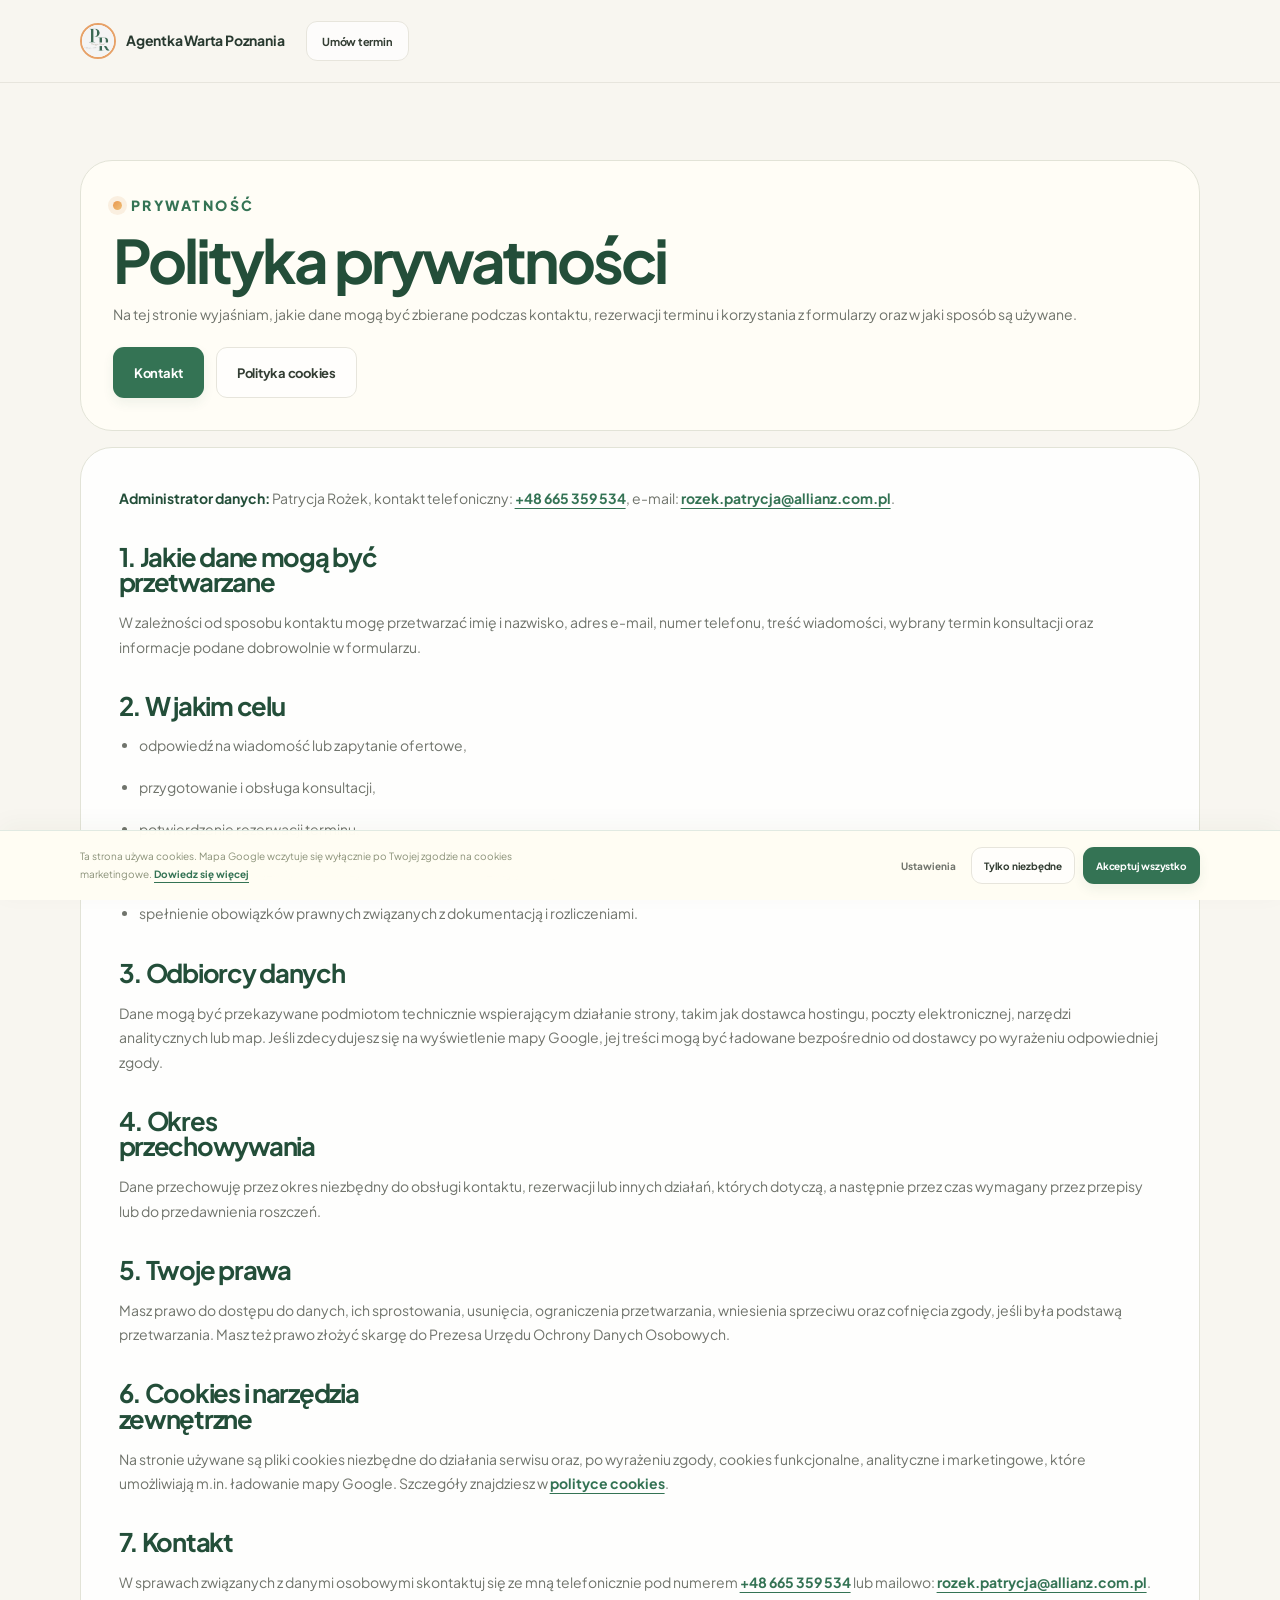
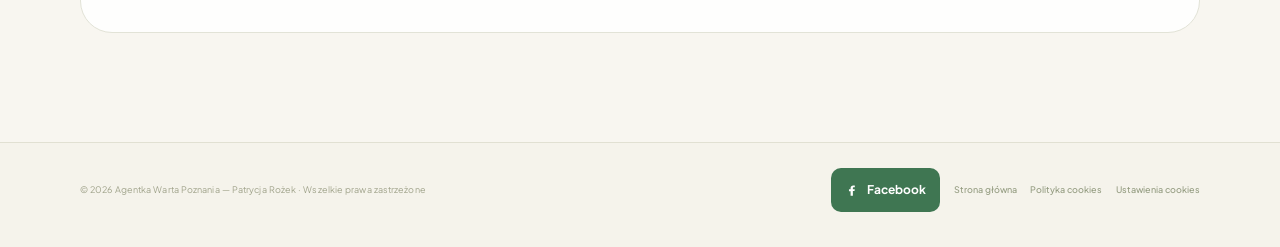
<file: polityka-prywatnosci.html>
<!doctype html>
<html lang="pl">
<head>
  <meta charset="utf-8">
  <meta name="viewport" content="width=device-width, initial-scale=1">
  <title>Polityka prywatności — Agentka Warta Poznania</title>
  <meta name="description" content="Informacja o przetwarzaniu danych osobowych na stronie Patrycji Rożek.">
  <meta name="theme-color" content="#0d5c63">
  <link rel="icon" href="assets/photos/logo.jpg" type="image/jpeg">
  <link rel="preconnect" href="https://fonts.googleapis.com">
  <link rel="preconnect" href="https://fonts.gstatic.com" crossorigin>
  <link href="https://fonts.googleapis.com/css2?family=Fraunces:opsz,wght@9..144,600;9..144,700&family=Plus+Jakarta+Sans:wght@400;500;600;700;800&display=swap" rel="stylesheet">
  <link rel="stylesheet" href="assets/css/style.css?v=14">
  <link rel="stylesheet" href="assets/css/landing.css?v=8">
</head>
<body>
  <header class="site-header">
    <div class="container header-inner">
      <a class="brand" href="index.html" aria-label="Agentka Warta Poznania — strona główna">
        <span class="brand-mark">
          <img src="assets/photos/logo.jpg" alt="" aria-hidden="true" loading="eager" decoding="async">
        </span>
        <span class="brand-copy">
          <strong>Agentka Warta Poznania</strong>
        </span>
      </a>
      <a class="button outline header-cta" href="index.html#rezerwacja">Umów termin</a>
    </div>
  </header>

  <main class="site-main">
    <section class="section-pad">
      <div class="container policy-page">
        <div class="policy-page__hero">
          <p class="eyebrow">Prywatność</p>
          <h1>Polityka prywatności</h1>
          <p>Na tej stronie wyjaśniam, jakie dane mogą być zbierane podczas kontaktu, rezerwacji terminu i korzystania z formularzy oraz w jaki sposób są używane.</p>
          <div class="policy-page__actions">
            <a class="button primary" href="index.html#kontakt">Kontakt</a>
            <a class="button outline" href="polityka-cookies.html">Polityka cookies</a>
          </div>
        </div>

        <article class="policy-card">
          <p><strong>Administrator danych:</strong> Patrycja Rożek, kontakt telefoniczny: <a href="tel:+48665359534">+48 665 359 534</a>, e-mail: <a href="mailto:rozek.patrycja@allianz.com.pl">rozek.patrycja@allianz.com.pl</a>.</p>

          <h2>1. Jakie dane mogą być przetwarzane</h2>
          <p>W zależności od sposobu kontaktu mogę przetwarzać imię i nazwisko, adres e-mail, numer telefonu, treść wiadomości, wybrany termin konsultacji oraz informacje podane dobrowolnie w formularzu.</p>

          <h2>2. W jakim celu</h2>
          <ul>
            <li>odpowiedź na wiadomość lub zapytanie ofertowe,</li>
            <li>przygotowanie i obsługa konsultacji,</li>
            <li>potwierdzenie rezerwacji terminu,</li>
            <li>obsługa spraw związanych z dalszym kontaktem i realizacją usług,</li>
            <li>spełnienie obowiązków prawnych związanych z dokumentacją i rozliczeniami.</li>
          </ul>

          <h2>3. Odbiorcy danych</h2>
          <p>Dane mogą być przekazywane podmiotom technicznie wspierającym działanie strony, takim jak dostawca hostingu, poczty elektronicznej, narzędzi analitycznych lub map. Jeśli zdecydujesz się na wyświetlenie mapy Google, jej treści mogą być ładowane bezpośrednio od dostawcy po wyrażeniu odpowiedniej zgody.</p>

          <h2>4. Okres przechowywania</h2>
          <p>Dane przechowuję przez okres niezbędny do obsługi kontaktu, rezerwacji lub innych działań, których dotyczą, a następnie przez czas wymagany przez przepisy lub do przedawnienia roszczeń.</p>

          <h2>5. Twoje prawa</h2>
          <p>Masz prawo do dostępu do danych, ich sprostowania, usunięcia, ograniczenia przetwarzania, wniesienia sprzeciwu oraz cofnięcia zgody, jeśli była podstawą przetwarzania. Masz też prawo złożyć skargę do Prezesa Urzędu Ochrony Danych Osobowych.</p>

          <h2>6. Cookies i narzędzia zewnętrzne</h2>
          <p>Na stronie używane są pliki cookies niezbędne do działania serwisu oraz, po wyrażeniu zgody, cookies funkcjonalne, analityczne i marketingowe, które umożliwiają m.in. ładowanie mapy Google. Szczegóły znajdziesz w <a href="polityka-cookies.html">polityce cookies</a>.</p>

          <h2>7. Kontakt</h2>
          <p>W sprawach związanych z danymi osobowymi skontaktuj się ze mną telefonicznie pod numerem <a href="tel:+48665359534">+48 665 359 534</a> lub mailowo: <a href="mailto:rozek.patrycja@allianz.com.pl">rozek.patrycja@allianz.com.pl</a>.</p>
        </article>
      </div>
    </section>
  </main>

  <footer class="site-footer">
    <div class="container footer-inner">
      <small>© 2026 Agentka Warta Poznania — Patrycja Rożek · Wszelkie prawa zastrzeżone</small>
      <nav class="footer-nav">
        <a class="footer-social-link" href="https://www.facebook.com/profile.php?id=100070211612275" target="_blank" rel="noopener noreferrer" aria-label="Facebook — Patrycja Rożek - Agentka warta Poznania" title="Facebook">
          <svg viewBox="0 0 24 24" aria-hidden="true" focusable="false">
            <path d="M13.5 22v-8.1h2.8l.4-3.2h-3.2V8.6c0-.9.3-1.5 1.6-1.5h1.7V4.2c-.3 0-1.4-.1-2.7-.1-2.7 0-4.5 1.6-4.5 4.6v2.1H6.8v3.2h2.8V22h3.9z"/>
          </svg>
          <span>Facebook</span>
        </a>
        <a href="index.html">Strona główna</a>
        <a href="polityka-cookies.html">Polityka cookies</a>
        <button type="button" class="footer-link-btn" data-cookie-settings>Ustawienia cookies</button>
      </nav>
    </div>
  </footer>

  <div class="cookie-bar" id="agentka-cookie-banner" data-cookie-banner hidden aria-hidden="true">
    <div class="container cookie-bar__inner">
      <p class="cookie-bar__text">Ta strona używa cookies. Mapa Google wczytuje się wyłącznie po Twojej zgodzie na cookies marketingowe. <a href="polityka-cookies.html">Dowiedz się więcej</a></p>
      <div class="cookie-bar__actions">
        <button type="button" class="cookie-bar__settings-btn" data-cookie-settings>Ustawienia</button>
        <button type="button" class="button small outline cookie-bar-btn" data-cookie-reject>Tylko niezbędne</button>
        <button type="button" class="button small primary cookie-bar-btn" data-cookie-accept>Akceptuj wszystko</button>
      </div>
    </div>
  </div>

  <div class="cookie-modal" id="cookie-settings-modal" hidden aria-modal="true" role="dialog" aria-labelledby="cookie-modal-title">
    <div class="cookie-modal__backdrop" id="cookie-modal-backdrop"></div>
    <div class="cookie-modal__box">
      <div class="cookie-modal__head">
        <h3 id="cookie-modal-title">Ustawienia prywatności</h3>
        <button type="button" class="cookie-modal__close" id="cookie-modal-close" aria-label="Zamknij panel ustawień cookies">
          <svg width="16" height="16" viewBox="0 0 16 16" fill="none" aria-hidden="true"><path d="M1 1l14 14M15 1L1 15" stroke="currentColor" stroke-width="2" stroke-linecap="round"/></svg>
        </button>
      </div>
      <p>Wybierz, które pliki cookies akceptujesz. Niezbędne są zawsze aktywne.</p>
      <div class="cookie-modal__choices">
        <label class="cookie-modal__choice is-required">
          <input type="checkbox" checked disabled data-cookie-category="essential">
          <div><strong>Niezbędne</strong><span>Zapamiętywanie decyzji o zgodzie. Zawsze aktywne.</span></div>
        </label>
        <label class="cookie-modal__choice">
          <input type="checkbox" data-cookie-category="analytics">
          <div><strong>Analityczne</strong><span>Anonimowe statystyki i pomiar działania strony.</span></div>
        </label>
        <label class="cookie-modal__choice">
          <input type="checkbox" data-cookie-category="functional">
          <div><strong>Funkcjonalne</strong><span>Zapamiętywanie preferencji użytkownika.</span></div>
        </label>
        <label class="cookie-modal__choice">
          <input type="checkbox" data-cookie-category="marketing">
          <div><strong>Marketingowe</strong><span>Mapy zewnętrzne i treści osadzane. Wyłączone domyślnie.</span></div>
        </label>
      </div>
      <div class="cookie-modal__actions">
        <button type="button" class="button outline" data-cookie-reject>Tylko niezbędne</button>
        <button type="button" class="button primary" data-cookie-save>Zapisz wybór</button>
      </div>
      <p class="cookie-modal__note">Zmień preferencje w dowolnym momencie przez „Ustawienia cookies” w stopce.</p>
    </div>
  </div>

  <script src="assets/js/site.js?v=12" defer></script>
</body>
</html>
</file>
<file: assets/css/style.css>
:root {
  --bg: #fbf7f0;
  --bg-alt: #f4ede2;
  --surface: rgba(255, 255, 255, 0.88);
  --surface-strong: #ffffff;
  --surface-soft: rgba(255, 255, 255, 0.72);
  --text: #18313a;
  --muted: #5c7178;
  --primary: #0d5c63;
  --primary-dark: #083b45;
  --accent: #d58b42;
  --accent-soft: rgba(213, 139, 66, 0.15);
  --border: rgba(13, 92, 99, 0.12);
  --border-strong: rgba(13, 92, 99, 0.2);
  --shadow: 0 24px 64px rgba(8, 59, 69, 0.16);
  --shadow-soft: 0 16px 36px rgba(8, 59, 69, 0.08);
  --shadow-card: 0 12px 34px rgba(8, 59, 69, 0.08);
  --radius-xl: 32px;
  --radius-lg: 24px;
  --radius-md: 18px;
  --radius-sm: 14px;
  --container: 1240px;
}

*,
*::before,
*::after {
  box-sizing: border-box;
}

html {
  scroll-behavior: smooth;
}

body {
  margin: 0;
  min-height: 100vh;
  color: var(--text);
  font-family: "Plus Jakarta Sans", system-ui, -apple-system, BlinkMacSystemFont, "Segoe UI", sans-serif;
  background:
    radial-gradient(circle at 8% 12%, rgba(13, 92, 99, 0.14), transparent 24%),
    radial-gradient(circle at 92% 6%, rgba(213, 139, 66, 0.18), transparent 20%),
    radial-gradient(circle at 50% 105%, rgba(13, 92, 99, 0.09), transparent 26%),
    linear-gradient(180deg, #fffaf4 0%, #fbf7ef 38%, #f7f0e4 100%);
  -webkit-font-smoothing: antialiased;
  text-rendering: optimizeLegibility;
  overflow-x: hidden;
  position: relative;
}

body::before {
  content: "";
  position: fixed;
  inset: 0;
  pointer-events: none;
  opacity: 0.55;
  background-image:
    linear-gradient(rgba(13, 92, 99, 0.03) 1px, transparent 1px),
    linear-gradient(90deg, rgba(13, 92, 99, 0.03) 1px, transparent 1px);
  background-size: 36px 36px;
  mask-image: radial-gradient(circle at center, black 62%, transparent 100%);
}

body.menu-open,
body.modal-open {
  overflow: hidden;
}

::selection {
  background: rgba(13, 92, 99, 0.16);
  color: var(--primary-dark);
}

a {
  color: inherit;
}

img {
  display: block;
  max-width: 100%;
}

button,
input,
textarea,
select {
  font: inherit;
}

button {
  cursor: pointer;
}

p {
  margin: 0;
  line-height: 1.75;
  color: var(--muted);
}

p,
li,
dd,
dt,
a,
small,
h1,
h2,
h3,
h4,
h5 {
  overflow-wrap: anywhere;
}

h1,
h2,
h3,
h4,
h5 {
  margin: 0;
  color: var(--primary-dark);
  letter-spacing: -0.04em;
}

h1,
h2 {
  font-family: "Fraunces", Georgia, serif;
}

h1 {
  font-size: clamp(2.8rem, 5.7vw, 5.65rem);
  line-height: 0.94;
  max-width: 12ch;
}

.hero h1 {
  display: grid;
  gap: 0.14em;
  max-width: 22ch;
  line-height: 1.02;
  text-wrap: balance;
}

.hero h1 span {
  display: block;
}

h2 {
  font-size: clamp(2.05rem, 4vw, 3.5rem);
  line-height: 1;
  max-width: 16ch;
}

h3 {
  font-size: 1.2rem;
  line-height: 1.15;
}

ul,
ol {
  margin: 0;
  padding-left: 1.25rem;
}

li + li {
  margin-top: 0.45rem;
}

details summary {
  list-style: none;
}

details summary::-webkit-details-marker {
  display: none;
}

.container {
  width: min(var(--container), calc(100% - 32px));
  margin: 0 auto;
}

.site-main {
  display: block;
  padding-bottom: 2rem;
}

.section,
.section-pad {
  padding: clamp(3rem, 6vw, 6.5rem) 0;
}

.card,
.card-soft,
.policy-page__hero,
.policy-card,
.hero-photo-card,
.hero-note,
.hero-contact-strip,
.meta-chip,
.service.card,
.step-card,
.review.card,
.contact-card,
.faq-list,
.map-wrap,
.page-header__inner {
  border: 1px solid var(--border);
  border-radius: var(--radius-xl);
  box-shadow: var(--shadow-card);
}

.card {
  background: linear-gradient(180deg, rgba(255, 255, 255, 0.94), rgba(255, 255, 255, 0.8));
}

.card-soft,
.hero-contact-strip,
.hero-note,
.meta-chip,
.policy-page__hero {
  background: var(--surface-soft);
  backdrop-filter: blur(18px);
}

.eyebrow,
.chip-label,
.agentka-kicker {
  margin: 0;
  font-size: 0.76rem;
  font-weight: 800;
  letter-spacing: 0.18em;
  text-transform: uppercase;
  color: var(--primary);
}

.eyebrow {
  display: inline-flex;
  align-items: center;
  gap: 0.55rem;
}

.eyebrow::before {
  content: "";
  width: 0.56rem;
  height: 0.56rem;
  border-radius: 999px;
  background: linear-gradient(135deg, var(--accent), #efc078);
  box-shadow: 0 0 0 5px rgba(213, 139, 66, 0.12);
}

.section-heading {
  display: grid;
  justify-items: center;
  gap: 0.85rem;
  margin-bottom: 2rem;
  text-align: center;
}

.section-heading.compact {
  margin-bottom: 1.5rem;
}

.section-copy {
  max-width: 72ch;
  color: var(--muted);
  font-size: 1.02rem;
}

.button {
  display: inline-flex;
  align-items: center;
  justify-content: center;
  gap: 0.55rem;
  min-height: 52px;
  padding: 0.9rem 1.35rem;
  border-radius: 999px;
  border: 1px solid transparent;
  text-decoration: none;
  font-weight: 800;
  letter-spacing: -0.01em;
  transition: transform 180ms ease, box-shadow 180ms ease, border-color 180ms ease, background-color 180ms ease, color 180ms ease;
  will-change: transform;
}

.button:hover,
.button:focus-visible {
  transform: translateY(-1px);
}

.button:focus-visible {
  outline: 3px solid rgba(13, 92, 99, 0.18);
  outline-offset: 3px;
}

.button.primary {
  color: #fff;
  background: linear-gradient(135deg, #0d5c63 0%, #117e84 100%);
  box-shadow: 0 18px 34px rgba(13, 92, 99, 0.24);
}

.button.primary:hover,
.button.primary:focus-visible {
  box-shadow: 0 24px 44px rgba(13, 92, 99, 0.28);
}

.button.outline {
  color: var(--primary-dark);
  background: rgba(255, 255, 255, 0.75);
  border-color: rgba(13, 92, 99, 0.14);
}

.button.outline:hover,
.button.outline:focus-visible {
  border-color: rgba(13, 92, 99, 0.24);
  background: rgba(255, 255, 255, 0.92);
}

.button.small {
  min-height: 44px;
  padding: 0.72rem 1rem;
  font-size: 0.96rem;
}

.button.full-width {
  width: 100%;
}

.site-header {
  position: sticky;
  top: 0;
  z-index: 60;
  border-bottom: 1px solid rgba(13, 92, 99, 0.08);
  background: rgba(255, 250, 244, 0.82);
  backdrop-filter: blur(18px);
}

.site-header::after {
  content: "";
  position: absolute;
  inset: auto 0 0;
  height: 1px;
  background: linear-gradient(90deg, transparent, rgba(13, 92, 99, 0.18), transparent);
}

.header-inner {
  min-height: 86px;
  display: flex;
  align-items: center;
  gap: 1rem;
}

.brand {
  position: relative;
  display: inline-flex;
  align-items: center;
  gap: 1rem;
  text-decoration: none;
  color: var(--primary-dark);
  min-width: 0;
}

.brand-mark {
  flex: none;
  width: 76px;
  height: 76px;
  padding: 2px;
  border-radius: 20px;
  background: linear-gradient(180deg, rgba(255, 255, 255, 0.98), rgba(255, 252, 246, 0.9));
  border: 1px solid rgba(13, 92, 99, 0.16);
  box-shadow: 0 16px 32px rgba(8, 59, 69, 0.11);
  overflow: hidden;
}

.brand-mark img {
  width: 100%;
  height: 100%;
  object-fit: cover;
  transform: scale(1.15);
  transform-origin: center;
  border-radius: 16px;
}

.brand-copy {
  display: grid;
  gap: 0.12rem;
  min-width: 0;
}

.brand-top {
  font-size: 0.68rem;
  font-weight: 800;
  letter-spacing: 0.2em;
  text-transform: uppercase;
  color: var(--muted);
}

.brand strong {
  font-family: "Fraunces", Georgia, serif;
  font-size: 1.75rem;
  line-height: 1;
  white-space: nowrap;
}

.brand-muted {
  font-size: 0.78rem;
  font-weight: 700;
  letter-spacing: 0.12em;
  text-transform: uppercase;
  color: var(--primary);
}

.site-nav {
  display: flex;
  flex: 1 1 auto;
  align-items: center;
  justify-content: center;
  gap: 0.45rem;
  flex-wrap: wrap;
}

.site-nav a {
  display: inline-flex;
  align-items: center;
  min-height: 44px;
  padding: 0.72rem 1rem;
  border-radius: 999px;
  text-decoration: none;
  font-weight: 700;
  color: var(--muted);
  border: 1px solid transparent;
  transition: background-color 180ms ease, color 180ms ease, border-color 180ms ease, transform 180ms ease;
}

.site-nav a:hover,
.site-nav a:focus-visible,
.site-nav a.is-active {
  color: var(--primary-dark);
  background: rgba(13, 92, 99, 0.09);
  border-color: rgba(13, 92, 99, 0.12);
}

.nav-home-link {
  color: var(--primary-dark);
  background: rgba(255, 255, 255, 0.7);
}

.header-cta {
  margin-left: auto;
}

.nav-toggle {
  display: none;
  align-items: center;
  justify-content: center;
  flex-direction: column;
  gap: 4px;
  width: 46px;
  height: 46px;
  padding: 0;
  border: 0;
  border-radius: 12px;
  background: transparent;
  box-shadow: none;
}

.nav-toggle span {
  display: block;
  width: 22px;
  height: 2px;
  border-radius: 999px;
  background: var(--primary-dark);
}

.nav-toggle span + span {
  margin-top: 0;
}

.page-header {
  padding: 1rem 0 0;
}

.page-header[hidden] {
  display: none !important;
}

.page-header__inner {
  display: inline-flex;
  align-items: center;
  gap: 0.7rem;
  padding: 0.95rem 1.1rem;
  background: rgba(255, 255, 255, 0.72);
  backdrop-filter: blur(16px);
  min-width: 0;
}

.page-header__back {
  display: inline-flex;
  align-items: center;
  gap: 0.5rem;
  padding: 0;
  border: 0;
  background: transparent;
  color: var(--primary-dark);
  font-weight: 800;
}

.page-header__sep {
  color: rgba(24, 49, 58, 0.38);
}

.page-header__title {
  color: var(--muted);
  font-weight: 700;
}

.page-view {
  display: none;
}

.page-view.is-active {
  display: block;
  animation: page-enter 500ms cubic-bezier(0.2, 0.7, 0.2, 1);
}

@keyframes page-enter {
  from {
    opacity: 0;
    transform: translateY(12px);
  }
  to {
    opacity: 1;
    transform: translateY(0);
  }
}

.hero {
  position: relative;
  isolation: isolate;
  overflow: hidden;
  padding-top: clamp(2rem, 4vw, 3.25rem);
}

.hero::before,
.hero::after {
  content: "";
  position: absolute;
  inset: auto;
  pointer-events: none;
  z-index: -1;
}

.hero::before {
  top: 4%;
  left: -4%;
  width: 20rem;
  height: 20rem;
  background: radial-gradient(circle, rgba(13, 92, 99, 0.12), transparent 70%);
  filter: blur(4px);
}

.hero::after {
  top: 0;
  right: -5%;
  width: 22rem;
  height: 22rem;
  background: radial-gradient(circle, rgba(213, 139, 66, 0.14), transparent 66%);
  filter: blur(6px);
}

.hero-grid {
  display: grid;
  grid-template-columns: minmax(0, 1.04fr) minmax(340px, 0.96fr);
  gap: clamp(1.4rem, 4vw, 3rem);
  align-items: center;
}

.hero-copy {
  display: grid;
  gap: 1.2rem;
  min-width: 0;
}

.hero-copy .subtitle {
  max-width: 62ch;
  font-size: clamp(1.03rem, 1.8vw, 1.22rem);
  line-height: 1.82;
}

.hero-meta-grid {
  display: grid;
  grid-template-columns: repeat(2, minmax(0, 1fr));
  gap: 0.95rem;
}

.meta-chip {
  display: grid;
  gap: 0.35rem;
  padding: 1rem 1.1rem;
}

.meta-chip span {
  font-size: 0.72rem;
  font-weight: 800;
  letter-spacing: 0.18em;
  text-transform: uppercase;
  color: var(--muted);
}

.meta-chip strong {
  font-size: 0.98rem;
  line-height: 1.5;
  color: var(--primary-dark);
}

.hero-chips {
  display: flex;
  flex-wrap: wrap;
  gap: 0.65rem;
}

.hero-chips span {
  display: inline-flex;
  align-items: center;
  padding: 0.72rem 0.95rem;
  border-radius: 999px;
  border: 1px solid rgba(13, 92, 99, 0.12);
  background: rgba(255, 255, 255, 0.7);
  color: var(--primary-dark);
  font-size: 0.92rem;
  font-weight: 700;
}

.hero-actions {
  display: flex;
  flex-wrap: wrap;
  gap: 0.8rem;
}

.hero-contact-strip {
  display: grid;
  grid-template-columns: repeat(2, minmax(0, 1fr));
  gap: 1rem;
  padding: 1rem 1.1rem;
}

.hero-contact-strip article {
  display: grid;
  gap: 0.35rem;
}

.hero-contact-strip a {
  font-size: 1.03rem;
  font-weight: 800;
  color: var(--primary-dark);
  text-decoration: none;
}

.hero-contact-strip p {
  color: var(--muted);
}

.hero-visual {
  display: grid;
  gap: 1rem;
  min-width: 0;
}

.hero-photo-card {
  overflow: hidden;
  background: linear-gradient(180deg, rgba(255, 255, 255, 0.9), rgba(255, 255, 255, 0.78));
}

.hero-photo-card img {
  width: 100%;
  aspect-ratio: 4 / 5;
  object-fit: cover;
  object-position: center top;
}

.hero-note {
  display: grid;
  gap: 0.9rem;
  padding: 1.2rem 1.3rem;
  margin-left: clamp(0rem, 2vw, 1.2rem);
  margin-top: -2.35rem;
  position: relative;
  z-index: 1;
}

.hero-checklist {
  margin: 0;
  padding: 0;
  list-style: none;
  display: grid;
  gap: 0.65rem;
}

.hero-checklist li {
  position: relative;
  padding-left: 1.5rem;
  color: var(--primary-dark);
  line-height: 1.55;
}

.hero-checklist li::before {
  content: "✓";
  position: absolute;
  left: 0;
  top: 0;
  color: var(--accent);
  font-weight: 900;
}

.services-grid,
.steps-grid,
.reviews-grid,
.contact-grid {
  display: grid;
  gap: 1rem;
}

.services-grid {
  grid-template-columns: repeat(3, minmax(0, 1fr));
}

.service.card,
.step-card,
.review.card,
.contact-card {
  padding: 1.5rem;
  overflow: hidden;
  position: relative;
}

.service.card::before,
.step-card::before,
.review.card::before,
.contact-card::before {
  content: "";
  position: absolute;
  inset: 0 0 auto;
  height: 4px;
  background: linear-gradient(90deg, var(--primary), var(--accent));
}

.service.card h3,
.step-card h3,
.review.card strong,
.contact-card h3 {
  margin-bottom: 0.55rem;
}

.service.card p,
.step-card p,
.review.card p,
.contact-card p,
.contact-note,
.review-footer,
.hours-list dt,
.hours-list dd {
  color: var(--muted);
}

.service.card {
  transition: transform 220ms ease, box-shadow 220ms ease, border-color 220ms ease;
}

.service.card:hover,
.review.card:hover,
.contact-card:hover,
.step-card:hover {
  transform: translateY(-2px);
  box-shadow: 0 20px 48px rgba(8, 59, 69, 0.14);
  border-color: rgba(13, 92, 99, 0.18);
}

.steps-grid {
  grid-template-columns: repeat(3, minmax(0, 1fr));
  margin-top: 1rem;
}

.value-section {
  display: grid;
  gap: 1.2rem;
  margin-top: 1.25rem;
  padding: clamp(1.2rem, 3vw, 1.8rem);
  border: 1px solid var(--border);
  border-radius: var(--radius-xl);
  background:
    radial-gradient(circle at top left, rgba(13, 92, 99, 0.08), transparent 34%),
    linear-gradient(135deg, rgba(13, 92, 99, 0.06), rgba(255, 255, 255, 0.8));
  box-shadow: var(--shadow-card);
}

.value-section__head {
  display: grid;
  gap: 0.45rem;
  max-width: 74ch;
}

.value-section__head h2 {
  max-width: none;
  font-size: clamp(1.9rem, 3.2vw, 2.85rem);
}

.value-grid {
  display: grid;
  grid-template-columns: repeat(4, minmax(0, 1fr));
  gap: 1rem;
}

.value-card {
  display: grid;
  gap: 0.7rem;
  padding: 1.25rem;
  border-radius: 24px;
  border: 1px solid rgba(13, 92, 99, 0.1);
  background: rgba(255, 255, 255, 0.8);
  box-shadow: 0 12px 28px rgba(8, 59, 69, 0.06);
  min-width: 0;
}

.value-card span {
  display: inline-flex;
  align-items: center;
  width: fit-content;
  padding: 0.38rem 0.7rem;
  border-radius: 999px;
  background: rgba(13, 92, 99, 0.08);
  color: var(--primary-dark);
  font-size: 0.76rem;
  font-weight: 900;
  letter-spacing: 0.16em;
  text-transform: uppercase;
}

.value-card h3 {
  font-size: 1.18rem;
  line-height: 1.18;
}

.value-card p {
  color: var(--muted);
}

.step-card {
  display: grid;
  gap: 0.8rem;
}

.step-card span {
  width: 40px;
  height: 40px;
  display: inline-grid;
  place-items: center;
  border-radius: 999px;
  background: rgba(13, 92, 99, 0.12);
  color: var(--primary-dark);
  font-weight: 900;
}

.reviews-grid {
  grid-template-columns: repeat(3, minmax(0, 1fr));
}

.review-meta {
  display: flex;
  align-items: start;
  justify-content: space-between;
  gap: 1rem;
}

.stars {
  color: #d6a54a;
  letter-spacing: 0.08em;
  font-size: 0.95rem;
  font-weight: 800;
  white-space: nowrap;
}

.review-footer {
  margin-top: 1rem;
  padding-top: 0.85rem;
  border-top: 1px solid rgba(13, 92, 99, 0.1);
  display: flex;
  align-items: center;
  justify-content: space-between;
  gap: 1rem;
  font-size: 0.88rem;
  font-weight: 700;
  text-transform: uppercase;
  letter-spacing: 0.08em;
}

.faq-list {
  display: grid;
  gap: 0;
  padding: 0.25rem 0;
  overflow: hidden;
}

.faq-item {
  padding: 1.15rem 1.35rem;
}

.faq-item + .faq-item {
  border-top: 1px solid rgba(13, 92, 99, 0.08);
}

.faq-item summary {
  display: flex;
  align-items: center;
  justify-content: space-between;
  gap: 1rem;
  font-weight: 800;
  color: var(--primary-dark);
  cursor: pointer;
}

.faq-item summary::after {
  content: "＋";
  display: inline-flex;
  align-items: center;
  justify-content: center;
  width: 2rem;
  height: 2rem;
  flex: none;
  border-radius: 999px;
  background: rgba(13, 92, 99, 0.08);
  color: var(--primary-dark);
  transition: transform 180ms ease, background-color 180ms ease;
}

.faq-item[open] summary::after {
  transform: rotate(45deg);
  background: rgba(213, 139, 66, 0.14);
}

.faq-item p {
  margin-top: 0.85rem;
}

.contact-grid {
  grid-template-columns: repeat(2, minmax(0, 1fr));
}

.contact-card {
  display: grid;
  gap: 0.7rem;
}

.contact-link {
  font-size: 1.02rem;
  font-weight: 800;
  color: var(--primary-dark);
  text-decoration: none;
}

.contact-link.secondary-link {
  color: var(--primary);
}

.contact-detail {
  display: grid;
  gap: 0.7rem;
  padding-top: 0.25rem;
}

.hours-list {
  display: grid;
  gap: 0.7rem;
  padding: 0;
}

.hours-list div {
  display: flex;
  justify-content: space-between;
  gap: 1rem;
  padding-bottom: 0.7rem;
  border-bottom: 1px solid rgba(13, 92, 99, 0.08);
}

.hours-list div:last-child {
  border-bottom: 0;
  padding-bottom: 0;
}

.hours-list dt,
.hours-list dd {
  margin: 0;
}

.hours-list dt {
  font-weight: 700;
}

.hours-list dd {
  font-weight: 600;
}

.contact-note {
  font-size: 0.96rem;
}

.map-wrap {
  overflow: hidden;
  min-height: 380px;
  background: rgba(255, 255, 255, 0.76);
}

.map-wrap iframe {
  width: 100%;
  min-height: 380px;
  border: 0;
  display: block;
}

.map-placeholder {
  min-height: 380px;
  display: grid;
  place-items: center;
  gap: 0.85rem;
  padding: 2.25rem 1.5rem;
  text-align: center;
  background:
    radial-gradient(circle at top, rgba(13, 92, 99, 0.1), transparent 38%),
    linear-gradient(180deg, rgba(255, 255, 255, 0.96), rgba(247, 240, 229, 0.94));
}

.map-placeholder svg {
  color: var(--primary);
}

.map-placeholder p {
  max-width: 28ch;
}

.map-placeholder__note {
  color: var(--muted);
  font-size: 0.95rem;
}

.site-footer {
  padding: 1.8rem 0 6.5rem;
  color: var(--muted);
}

.footer-inner {
  display: flex;
  align-items: center;
  justify-content: space-between;
  gap: 1rem;
  flex-wrap: wrap;
}

.footer-inner small {
  font-weight: 600;
  letter-spacing: 0.01em;
}

.footer-nav {
  display: flex;
  align-items: center;
  gap: 0.85rem;
  flex-wrap: wrap;
}

.footer-social-link {
  display: inline-flex;
  align-items: center;
  justify-content: center;
  width: 42px;
  height: 42px;
  border-radius: 999px;
  color: #ffffff;
  background: linear-gradient(135deg, #0d5c63 0%, #117e84 100%);
  box-shadow: 0 14px 28px rgba(13, 92, 99, 0.22);
  transition: transform 180ms ease, box-shadow 180ms ease, opacity 180ms ease;
}

.footer-social-link svg {
  width: 19px;
  height: 19px;
  fill: currentColor;
}

.footer-social-link:hover,
.footer-social-link:focus-visible {
  color: #ffffff;
  transform: translateY(-1px);
  box-shadow: 0 18px 32px rgba(13, 92, 99, 0.28);
}

.footer-social-link:focus-visible {
  outline: 3px solid rgba(13, 92, 99, 0.18);
  outline-offset: 3px;
}

.footer-nav a,
.footer-link-btn {
  color: var(--muted);
  text-decoration: none;
  font-weight: 700;
  background: transparent;
  border: 0;
  padding: 0;
}

.footer-nav a:hover,
.footer-link-btn:hover,
.footer-nav a:focus-visible,
.footer-link-btn:focus-visible {
  color: var(--primary-dark);
}

.mobile-cta-bar {
  display: none;
}

.cookie-bar {
  position: fixed;
  inset-inline: 0;
  bottom: 0;
  z-index: 80;
  background: rgba(255, 249, 241, 0.9);
  border-top: 1px solid rgba(13, 92, 99, 0.12);
  backdrop-filter: blur(18px);
  box-shadow: 0 -18px 44px rgba(8, 59, 69, 0.12);
}

.cookie-bar[hidden] {
  display: none !important;
}

.cookie-bar__inner {
  display: flex;
  align-items: center;
  justify-content: space-between;
  gap: 1rem;
  padding: 1rem 0;
}

.cookie-bar__text {
  max-width: 74ch;
  color: var(--text);
}

.cookie-bar__text a {
  color: var(--primary);
  font-weight: 700;
}

.cookie-bar__actions {
  display: flex;
  align-items: center;
  gap: 0.55rem;
  flex-wrap: wrap;
}

.cookie-bar__settings-btn {
  border: 0;
  background: transparent;
  color: var(--muted);
  font-weight: 700;
  padding: 0.5rem 0.35rem;
}

.cookie-modal {
  position: fixed;
  inset: 0;
  z-index: 90;
}

.cookie-modal[hidden] {
  display: none !important;
}

.cookie-modal__backdrop {
  background: rgba(5, 17, 19, 0.7);
  backdrop-filter: blur(14px);
}

.cookie-modal__backdrop {
  position: absolute;
  inset: 0;
}

.cookie-modal__box {
  position: relative;
  width: min(760px, calc(100% - 32px));
  max-height: min(92vh, 900px);
  overflow: auto;
  margin: 4vh auto;
  padding: 1.35rem;
  border-radius: 28px;
  border: 1px solid rgba(13, 92, 99, 0.14);
  background: rgba(255, 255, 255, 0.96);
  box-shadow: var(--shadow);
}

.cookie-modal__head {
  display: flex;
  align-items: flex-start;
  justify-content: space-between;
  gap: 1rem;
  margin-bottom: 0.75rem;
}

.cookie-modal__close {
  display: inline-flex;
  align-items: center;
  justify-content: center;
  width: 44px;
  height: 44px;
  border: 1px solid rgba(13, 92, 99, 0.14);
  border-radius: 14px;
  background: rgba(255, 255, 255, 0.9);
  color: var(--primary-dark);
}

.cookie-modal__choices {
  display: grid;
  gap: 0.7rem;
  margin-top: 1rem;
}

.cookie-modal__choice {
  display: grid;
  grid-template-columns: auto 1fr;
  gap: 0.9rem;
  align-items: start;
  padding: 1rem;
  border-radius: 20px;
  border: 1px solid rgba(13, 92, 99, 0.12);
  background: rgba(247, 241, 232, 0.54);
}

.cookie-modal__choice strong {
  display: block;
  color: var(--primary-dark);
}

.cookie-modal__choice span {
  display: block;
  margin-top: 0.15rem;
  color: var(--muted);
  font-size: 0.95rem;
}

.cookie-modal__choice.is-required {
  opacity: 0.82;
}

.cookie-modal__actions {
  display: flex;
  gap: 0.75rem;
  justify-content: flex-end;
  flex-wrap: wrap;
  margin-top: 1rem;
}

.cookie-modal__note {
  margin-top: 0.75rem;
  color: var(--muted);
  font-size: 0.94rem;
}

.cookie-modal__note a {
  color: var(--primary);
  font-weight: 700;
}

[hidden] {
  display: none !important;
}

.reveal {
  opacity: 0;
  transform: translateY(16px);
  transition: opacity 700ms ease, transform 700ms ease;
}

.reveal.in-view {
  opacity: 1;
  transform: translateY(0);
}

.policy-page {
  display: grid;
  gap: 1rem;
}

.policy-page__hero {
  display: grid;
  gap: 0.9rem;
  padding: clamp(1.2rem, 3vw, 2rem);
  overflow: hidden;
  background:
    radial-gradient(circle at top right, rgba(213, 139, 66, 0.14), transparent 40%),
    radial-gradient(circle at bottom left, rgba(13, 92, 99, 0.14), transparent 36%),
    rgba(255, 255, 255, 0.82);
}

.policy-page__hero h1 {
  max-width: 14ch;
}

.policy-page__actions {
  display: flex;
  flex-wrap: wrap;
  gap: 0.75rem;
  margin-top: 0.35rem;
}

.policy-card {
  display: grid;
  gap: 0.95rem;
  padding: clamp(1.35rem, 3.2vw, 2.35rem);
  line-height: 1.8;
  background: rgba(255, 255, 255, 0.9);
}

.policy-card h2 {
  margin-top: 1.15rem;
  font-size: clamp(1.3rem, 2vw, 1.65rem);
}

.policy-card h3 {
  margin-top: 0.6rem;
  font-size: 1.05rem;
}

.policy-card p,
.policy-card li {
  color: var(--muted);
}

.policy-card a {
  color: var(--primary);
  font-weight: 700;
  text-decoration-thickness: 0.08em;
  text-underline-offset: 0.16em;
}

.policy-card strong {
  color: var(--primary-dark);
}

.policy-card ul {
  display: grid;
  gap: 0.6rem;
  padding-left: 1.25rem;
}

.policy-card .contact-note {
  color: var(--muted);
}

.policy-card .footer-link-btn {
  display: inline;
  color: var(--primary);
}

.policy-card .footer-link-btn:hover,
.policy-card .footer-link-btn:focus-visible {
  color: var(--primary-dark);
}

@media (max-width: 1180px) {
  .services-grid,
  .value-grid,
  .reviews-grid {
    grid-template-columns: repeat(2, minmax(0, 1fr));
  }

  .hero-grid {
    grid-template-columns: 1fr;
  }

  .hero-visual {
    max-width: 760px;
  }

  .hero-photo-card img {
    aspect-ratio: 4 / 5;
  }
}

@media (max-width: 980px) {
  .header-inner {
    flex-wrap: wrap;
    min-height: 78px;
    padding: 0.65rem 0;
  }

  .site-nav {
    order: 4;
    width: 100%;
    justify-content: flex-start;
  }

  .header-cta {
    margin-left: 0;
  }

  .hero-meta-grid,
  .hero-contact-strip,
  .contact-grid,
  .steps-grid {
    grid-template-columns: 1fr;
  }

  .value-grid {
    grid-template-columns: 1fr;
  }

  .reviews-grid {
    grid-template-columns: 1fr;
  }

  .services-grid {
    grid-template-columns: repeat(2, minmax(0, 1fr));
  }

  .site-footer {
    padding-bottom: 7.4rem;
  }
}

@media (max-width: 760px) {
  .container {
    width: min(var(--container), calc(100% - 24px));
  }

  .header-inner {
    align-items: center;
  }

  .brand {
    gap: 0.7rem;
  }

  .brand-mark {
    width: 68px;
    height: 68px;
  }

  .brand-mark img {
    transform: scale(1.2);
  }

  .brand strong {
    font-size: 1.55rem;
  }

  .brand-copy {
    max-width: 12.5rem;
  }

  .brand strong {
    white-space: normal;
    line-height: 1.05;
  }

  .site-nav {
    display: none;
  }

  .site-header.nav-open .site-nav {
    display: flex;
    position: fixed;
    inset: 78px 12px auto;
    z-index: 58;
    padding: 1rem;
    border: 1px solid rgba(13, 92, 99, 0.12);
    border-radius: 24px;
    background: rgba(255, 251, 244, 0.96);
    box-shadow: var(--shadow);
    flex-direction: column;
    justify-content: flex-start;
    align-items: stretch;
    gap: 0.35rem;
    backdrop-filter: blur(18px);
  }

  .site-nav a {
    width: 100%;
    justify-content: center;
  }

  .nav-toggle {
    display: inline-flex;
    margin-left: auto;
  }

  .header-cta {
    display: none;
  }

  .button {
    min-height: 48px;
  }

  .hero {
    padding-top: 1.5rem;
  }

  .hero-note {
    margin-left: 0;
    margin-top: 0;
  }

  .hero-copy {
    gap: 1rem;
  }

  .hero h1 {
    max-width: 18ch;
    line-height: 1.06;
  }

  .hero-copy .subtitle {
    line-height: 1.72;
  }

  .hero-actions,
  .policy-page__actions,
  .cookie-modal__actions,
  .cookie-bar__actions,
  .footer-nav {
    width: 100%;
  }

  .hero-actions .button,
  .policy-page__actions .button,
  .cookie-bar__actions .button,
  .cookie-modal__actions .button,
  .contact-card .button {
    flex: 1 1 0;
  }

  .services-grid {
    grid-template-columns: 1fr;
  }

  .section-heading {
    justify-items: start;
    text-align: left;
  }

  .section-copy {
    max-width: none;
  }

  .review-meta {
    align-items: start;
    flex-direction: column;
  }

  .footer-inner {
    align-items: flex-start;
  }

  .cookie-bar {
    bottom: 76px;
  }

  .cookie-bar__inner {
    flex-direction: column;
    align-items: stretch;
  }

  .cookie-bar__actions {
    justify-content: flex-start;
  }

  .mobile-cta-bar {
    position: fixed;
    inset-inline: 0;
    bottom: 0;
    z-index: 70;
    display: flex;
    gap: 0.65rem;
    padding: 0.75rem 1rem calc(0.75rem + env(safe-area-inset-bottom));
    background: rgba(251, 247, 240, 0.92);
    border-top: 1px solid rgba(13, 92, 99, 0.12);
    backdrop-filter: blur(18px);
    box-shadow: 0 -18px 44px rgba(8, 59, 69, 0.12);
  }

  .mobile-cta-bar .button {
    flex: 1;
  }
}

@media (max-width: 560px) {
  h1 {
    font-size: clamp(2.45rem, 16vw, 3.5rem);
  }

  h2 {
    font-size: clamp(1.75rem, 9vw, 2.5rem);
  }

  .hero-contact-strip,
  .hero-note,
  .service.card,
  .step-card,
  .review.card,
  .contact-card,
  .policy-card,
  .policy-page__hero {
    border-radius: 24px;
  }

  .cookie-modal__box {
    width: min(100% - 20px, 760px);
    margin: 2.5vh auto;
    padding: 1rem;
    border-radius: 24px;
  }

  .faq-item {
    padding: 1rem;
  }

  .brand {
    gap: 0.56rem;
  }

  .brand-mark {
    width: 76px;
    height: 76px;
    padding: 1px;
    border-radius: 18px;
  }

  .brand-mark img {
    transform: scale(1.28);
    border-radius: 15px;
  }

  .brand-top {
    font-size: 0.6rem;
    letter-spacing: 0.18em;
  }

  .brand strong {
    font-size: 1.22rem;
    line-height: 1.02;
  }

  .brand-muted {
    display: none;
  }

  .brand-copy {
    max-width: 10.5rem;
    gap: 0.05rem;
  }

  .footer-nav {
    gap: 0.6rem;
  }
}

@media (prefers-reduced-motion: reduce) {
  html {
    scroll-behavior: auto;
  }

  *,
  *::before,
  *::after {
    animation: none !important;
    transition: none !important;
  }

  .reveal {
    opacity: 1;
    transform: none;
  }
}
</file>
<file: assets/css/landing.css>
:root {
  --bg: #f8f6f0;
  --text: #252e28;
  --muted: #70746c;
  --primary: #347354;
  --primary-dark: #234e39;
  --accent: #e9974e;
  --border: #e5e4dc;
  --container: 1120px;
}
html { scroll-padding-top: 94px; }
body { background: #f8f6f0; color: var(--text); }
body::before { display: none; }
body.menu-open { overflow: hidden; }
button, a, input, select, textarea { -webkit-tap-highlight-color: transparent; }
a, button, input, select, textarea, summary { outline-offset: 5px; }
:focus-visible { outline: 3px solid #c67d39; }
input[type="range"]:focus-visible { outline-offset: 8px; }
.container { width: min(var(--container), calc(100% - 64px)); }
.svg-symbols { position: absolute; width: 0; height: 0; overflow: hidden; }
.inline-icon, .card-icon svg, .consultation-contact svg { width: 21px; height: 21px; fill: none; stroke: currentColor; stroke-width: 1.65; stroke-linecap: round; stroke-linejoin: round; flex: none; }
.skip-link { position: fixed; top: 8px; left: 8px; transform: translateY(-150%); z-index: 100; background: white; padding: 12px; border-radius: 8px; }
.skip-link:focus { transform: none; }
.site-header { background: #f8f6f0ee; border-bottom: 1px solid #e7e5dd; backdrop-filter: blur(16px); }
.site-header::after { display: none; }
.header-inner { min-height: 82px; gap: 22px; flex-wrap: nowrap; }
.brand { gap: 10px; flex: none; }
.brand-mark { width: 36px; height: 36px; border-radius: 50%; padding: 0; border: 2px solid #e7a167; box-shadow: none; }
.brand-mark img { transform: scale(1.2); border-radius: 50%; }
.brand strong { font-family: "Plus Jakarta Sans", sans-serif; font-size: 14px; line-height: 1.25; letter-spacing: -.015em; color: #28392f; }
.brand-copy { gap: 3px; }
.brand-copy small { font-size: 9px; font-weight: 600; color: #777e73; }
.site-nav { flex: 1; flex-wrap: nowrap; gap: 18px; justify-content: flex-end; }
.site-nav a { padding: 10px 0; min-height: 44px; color: #727970; font-size: 11px; font-weight: 600; border-radius: 0; border: 0; white-space: nowrap; }
.site-nav a:hover, .site-nav a:focus-visible, .site-nav a.is-active { background: transparent; border-color: transparent; color: var(--primary); }
.site-nav a.is-active { box-shadow: inset 0 -2px var(--accent); }
.button { min-height: 51px; border-radius: 11px; padding: 13px 20px; font-size: 12px; font-weight: 700; gap: 9px; box-shadow: none; letter-spacing: -.02em; }
.button.primary { background: #347354; box-shadow: 0 5px 12px #28583f13; }
.button.primary:hover, .button.primary:focus-visible { background: #285e43; box-shadow: 0 6px 18px #28583f20; }
.button.outline { color: #333d33; border-color: #e7e5dc; background: #ffffffa8; }
.button.outline:hover { border-color: #347354; }
.button.orange { background: #efa358; color: #233c2e; }
.button.orange:hover { background: #f5b576; }
.header-cta { margin-left: 0; min-height: 40px; padding: 10px 15px; font-size: 10px; }
.landing-main h1, .landing-main h2, .landing-main h3 { font-family: "Plus Jakarta Sans", sans-serif; color: #283028; letter-spacing: -.055em; }
.landing-main p { line-height: 1.75; }
.landing-main h1 { font-size: clamp(48px, 5.7vw, 76px); font-weight: 800; line-height: 1.035; max-width: none; letter-spacing: -.067em; }
.landing-main h2 { max-width: none; font-size: clamp(32px, 3.5vw, 45px); font-weight: 800; line-height: 1.12; }
.landing-main h3 { font-size: 19px; font-weight: 800; letter-spacing: -.025em; line-height: 1.28; }
.landing-main .kicker { display: flex; align-items: center; gap: 8px; color: #787b71; font-size: 11px; font-weight: 600; letter-spacing: 0; line-height: 1.5; }
.kicker > span { width: 6px; height: 6px; border-radius: 50%; background: var(--accent); box-shadow: 0 0 0 4px #e9974e16; flex: none; }
.orange-dot { color: #d99452; }
.landing-hero { padding-top: 72px; background: radial-gradient(ellipse at 85% 39%, #eebc8322, transparent 42%); }
.landing-hero-grid { display: grid; grid-template-columns: 1.17fr 1fr; align-items: center; gap: 60px; }
.landing-hero-copy .kicker { margin-bottom: 23px; }
.hero-lead { max-width: 47ch; font-size: 14px; color: #71746d; margin-top: 22px; }
.landing-actions { display: flex; align-items: center; flex-wrap: wrap; gap: 10px; margin-top: 26px; }
.hero-proof { display: flex; align-items: center; gap: 12px; margin-top: 24px; }
.hero-proof strong { font-size: 10px; color: #636b62; }
.hero-proof small { display: block; color: #929489; font-size: 9px; margin-top: 4px; }
.proof-stars { letter-spacing: 2px; color: #de9e5e; font-size: 12px; }
.portrait-scene { width: 100%; max-width: 455px; aspect-ratio: 1; position: relative; isolation: isolate; justify-self: center; }
.portrait-circle { position: absolute; inset: 18px; border-radius: 50%; background: #3d6755; overflow: hidden; }
.portrait-orbit { position: absolute; inset: 6px; border: 1px solid #df9d6180; border-radius: 50%; }
.hero-portrait { height: 100%; width: 100%; object-fit: cover; object-position: center; transform: scale(1.068); }
.portrait-tag { position: absolute; display: flex; align-items: center; gap: 6px; padding: 10px 13px; font-size: 9px; font-weight: 700; color: #707267; background: #fffdf6; border: 1px solid #ebe5d9; box-shadow: 0 5px 20px #5659460a; border-radius: 50px; }
.portrait-tag > span { width: 5px; height: 5px; background: var(--accent); border-radius: 50%; }
.tag-top { top: 11px; left: 30px; transform: rotate(-5deg); }
.tag-right { top: 100px; right: -12px; transform: rotate(4deg); }
.tag-left { left: -19px; bottom: 102px; transform: rotate(-5deg); }
.portrait-signature { position: absolute; bottom: 0; right: 38px; color: #316545; font-weight: 700; font-size: 14px; transform: rotate(-5deg); }
.portrait-signature small { display: block; margin-top: 4px; font-size: 9px; font-weight: 500; }
.hero-bottom { border-bottom: 1px solid #e4e3d9; margin-top: 58px; padding-bottom: 23px; display: flex; align-items: center; gap: 28px; font-size: 10px; color: #8d9085; }
.hero-bottom a { text-decoration: none; }
.hero-bottom > span { display: flex; gap: 7px; align-items: center; }
.status-dot { width: 5px; height: 5px; border-radius: 50%; background: #478462; }
.discover-link { margin-left: auto; display: flex; align-items: center; gap: 12px; }
.landing-section { padding: 86px 0; }
.section-intro { display: grid; justify-items: start; gap: 16px; max-width: 590px; }
.section-intro > p:not(.kicker) { font-size: 13px; color: #8a8c80; max-width: 54ch; }
.reality-section { padding-top: 86px; padding-bottom: 30px; }
.reality-grid { display: grid; grid-template-columns: repeat(3, minmax(0, 1fr)); gap: 18px; margin-top: 40px; }
.reality-card { position: relative; overflow: hidden; background: #fcfbf6; border: 1px solid #ebe8df; padding: 30px 28px; border-radius: 16px; }
.reality-card::after { content: ""; position: absolute; height: 140px; width: 140px; border: 9px solid #eed4b93d; border-radius: 50%; right: -37px; top: -61px; pointer-events: none; }
.card-icon { width: 36px; height: 36px; display: grid; place-items: center; border: 1px solid #e3b685; border-radius: 50%; color: #4f7958; background: #f7efdf; }
.reality-card .card-icon { border: 0; background: #f1f0e7; border-radius: 10px; }
.card-index { position: absolute; right: 24px; top: 32px; color: #c4b8a2; font-size: 10px; }
.reality-card h3 { margin: 22px 0 12px; }
.reality-card p { font-size: 12px; color: #8b8c7e; }
.small-source { margin-top: 15px; font-size: 10px; color: #9b9c8f; }
.calculator-section { padding-top: 60px; }
.calculator-layout { display: grid; grid-template-columns: 1fr 1fr; gap: 0; margin-top: 40px; border-radius: 20px; overflow: hidden; border: 1px solid #e8e4db; box-shadow: 0 18px 50px #353e2410; }
.calculator-controls { background: #fcfbf7; padding: 36px; }
.calculator-controls fieldset { border: 0; padding: 0; margin: 0; min-width: 0; }
.range-field { margin-bottom: 24px; }
.range-field label { display: flex; align-items: flex-start; justify-content: space-between; gap: 12px; font-size: 12px; font-weight: 600; color: #687163; }
.range-field output { color: #303f32; white-space: nowrap; font-weight: 800; font-variant-numeric: tabular-nums; }
input[type="range"] { width: 100%; appearance: none; -webkit-appearance: none; height: 4px; border-radius: 10px; background: linear-gradient(to right, #528064 0 var(--progress, 35%), #e9e6dc var(--progress, 35%) 100%); cursor: pointer; margin: 22px 0 10px; }
input[type="range"]::-webkit-slider-thumb { appearance: none; -webkit-appearance: none; width: 17px; height: 17px; border-radius: 50%; border: 3px solid #e4ac73; background: #faf5e8; box-shadow: 0 0 0 3px #e4ac731c; }
input[type="range"]::-moz-range-thumb { width: 11px; height: 11px; border-radius: 50%; border: 3px solid #e4ac73; background: #faf5e8; }
.range-ends { display: flex; justify-content: space-between; font-size: 9px; color: #a8a99b; }
.zus-fieldset legend { color: #687163; font-size: 12px; font-weight: 600; margin-bottom: 11px; }
.segmented { display: flex; gap: 4px; background: #f2f0e8; padding: 4px; border-radius: 9px; }
.zus-options label { position: relative; flex: 1; cursor: pointer; }
.zus-options input { position: absolute; inset: 0; opacity: 0; cursor: pointer; width: 100%; height: 100%; margin: 0; }
.zus-options label > span { display: block; padding: 10px 6px; color: #8b8d80; font-size: 10px; font-weight: 700; text-align: center; border-radius: 6px; }
.zus-options small { display: block; font-weight: 400; font-size: 8px; margin-top: 4px; }
.zus-options input:checked + span { background: white; color: #3b6146; box-shadow: 0 2px 6px #383d2410; }
.zus-options input:focus-visible + span { outline: 2px solid #c67d39; }
.custom-base { display: flex; flex-direction: column; gap: 10px; font-size: 11px; color: #64705e; margin-top: 15px; }
.number-with-unit { display: flex; align-items: center; gap: 10px; }
.number-with-unit input { width: 100%; border: 1px solid #dfdfd2; border-radius: 7px; background: white; padding: 9px 11px; color: #2d4532; }
.toggle-row { display: flex; align-items: center; justify-content: space-between; gap: 15px; border-top: 1px solid #efede5; border-bottom: 1px solid #efede5; margin-top: 20px; padding: 18px 0; }
.toggle-row strong { color: #677060; font-size: 11px; font-weight: 600; }
.toggle-row small { display: block; font-size: 9px; color: #acac9c; margin-top: 4px; }
.switch-input { appearance: none; -webkit-appearance: none; width: 35px; height: 21px; border-radius: 20px; background: #d5d8cd; position: relative; cursor: pointer; flex: none; margin: 0; }
.switch-input::before { content: ""; position: absolute; width: 15px; height: 15px; background: white; border-radius: 50%; left: 3px; top: 3px; transition: transform .2s; box-shadow: 0 1px 3px #203c2926; }
.switch-input:checked { background: #568364; }
.switch-input:checked::before { transform: translateX(14px); }
.qualifying-row { display: flex; align-items: flex-start; gap: 8px; margin: 12px 0 24px; color: #888d7f; font-size: 10px; }
.qualifying-row input { accent-color: #347354; }
.qualifying-row small { display: block; font-size: 8px; margin-top: 3px; }
.field-hint { font-size: 9px; color: #a0a191; margin-top: 5px; }
.duration-field { margin-bottom: 0; }
.calculator-result { position: relative; overflow: hidden; background: #347354; padding: 34px; display: flex; flex-direction: column; color: white; }
.result-decoration { position: absolute; top: -190px; right: -170px; width: 400px; height: 400px; border: 45px solid #e3a36017; border-radius: 50%; pointer-events: none; }
.calculator-result .result-kicker { color: #c2d0b4; font-size: 10px; position: relative; }
.calculator-result .result-total { font-size: clamp(42px, 4.5vw, 58px); font-weight: 800; color: #efa65b; letter-spacing: -.07em; line-height: 1.2; margin-top: 6px; font-variant-numeric: tabular-nums; position: relative; }
.calculator-result .result-description { font-size: 11px; color: #c9d7bf; margin-top: 10px; max-width: 49ch; position: relative; }
.income-chart { margin: 30px 0 21px; position: relative; }
.chart-reference { display: block; text-align: right; font-size: 8px; color: #d7dfc7; padding-bottom: 7px; }
.chart-bars { height: 143px; display: flex; align-items: stretch; gap: 5px; border-bottom: 1px solid #a9c0a15e; background: repeating-linear-gradient(to top, transparent 0 35px, #abc4a321 35px 36px); padding-top: 3px; }
.chart-bar { flex: 1; display: flex; flex-direction: column; justify-content: flex-end; overflow: hidden; border-radius: 2px 2px 0 0; }
.chart-bar-gap { background: repeating-linear-gradient(125deg, #eda05e, #eda05e 2px, #df9354 2px, #df9354 4px); }
.chart-bar-zus { background: #a4c795; }
.chart-legend { display: flex; gap: 18px; font-size: 8px; color: #cddac2; margin-top: 10px; }
.chart-legend > span { display: flex; align-items: center; gap: 5px; }
.chart-legend i { width: 6px; height: 6px; border-radius: 1px; }
.legend-zus { background: #a4c795; }
.legend-gap { background: #eca05d; }
.result-stats { display: grid; grid-template-columns: 1fr .8fr 1fr; gap: 10px; padding: 18px 0; border-top: 1px solid #a6bca54d; border-bottom: 1px solid #a6bca54d; }
.result-stats span { display: block; font-size: 8px; color: #aabe9e; }
.result-stats strong { display: block; font-size: 17px; font-weight: 700; margin: 5px 0 3px; font-variant-numeric: tabular-nums; }
.result-stats small { font-size: 7px; color: #a4bc98; display: block; }
.calculator-result .result-note { background: #ffffff0c; padding: 12px; border-radius: 6px; font-size: 10px; color: #cfdbc3; margin: 18px 0; }
.calculator-result .button { width: fit-content; margin-top: auto; }
.calculator-assumptions { margin-top: 17px; border: 1px solid #e6e3d9; border-radius: 9px; background: #ffffff5c; }
.calculator-assumptions summary { display: flex; justify-content: space-between; gap: 10px; cursor: pointer; padding: 16px 19px; color: #7d8474; font-size: 11px; }
.calculator-assumptions > div { padding: 0 19px 18px; display: grid; gap: 12px; }
.calculator-assumptions p { font-size: 11px; color: #848a7d; }
.calculator-assumptions a { color: #43764e; text-underline-offset: 3px; }
.section-heading-row { display: flex; justify-content: space-between; align-items: flex-end; gap: 30px; }
.language-control { display: flex; gap: 3px; padding: 4px; background: #eceee3; border-radius: 50px; flex: none; }
.language-control button { border: 0; border-radius: 50px; padding: 9px 12px; font-size: 10px; color: #8c9282; background: transparent; }
.language-control button[aria-pressed="true"] { background: #42775b; color: #fffaf0; }
.offer-grid { display: grid; grid-template-columns: repeat(3, minmax(0, 1fr)); gap: 18px; margin-top: 40px; }
.offer-card { background: #fffdf7; border: 1px solid #eae7dc; border-radius: 15px; padding: 27px; box-shadow: 0 8px 24px #454a2810; display: flex; flex-direction: column; min-width: 0; transition: transform .2s, box-shadow .2s; }
.offer-card:hover { transform: translateY(-4px); box-shadow: 0 12px 30px #454a2818; }
.offer-card-heading { display: flex; gap: 12px; align-items: center; }
.offer-card .card-icon { flex: none; }
.offer-card .offer-language { margin: 20px 0 8px; font-size: 9px; color: #b58b57; font-weight: 700; }
.offer-description { font-size: 12px; color: #8a8d7d; }
.offer-link { text-decoration: none; color: #68896b; display: flex; align-items: center; justify-content: space-between; gap: 8px; padding-top: 26px; margin-top: auto; font-size: 10px; font-weight: 700; }
.offer-card.featured { background: #397758; border-color: #397758; }
.offer-card.featured h3 { color: #fffdf0; }
.featured .card-icon { color: #f3b276; background: #ffffff09; border-color: #e8a967; }
.featured .offer-description { color: #c9d9bf; }
.featured .offer-language { color: #efb774; }
.featured .offer-link { color: #e4edd6; }
.process-section { padding-top: 28px; }
.process-grid { display: grid; grid-template-columns: repeat(3, minmax(0, 1fr)); gap: 48px; margin-top: 40px; }
.process-grid article { position: relative; }
.process-grid article:not(:last-child)::before { content: ""; position: absolute; top: 24px; left: 64px; right: -20px; border-top: 1px solid #e0dfd2; }
.process-number { display: inline-flex; align-items: center; justify-content: center; width: 48px; height: 48px; border: 1px solid #debd8f; border-radius: 50%; font-size: 11px; color: #aa824e; background: #f7f1e5; position: relative; }
.process-grid h3 { margin: 22px 0 12px; font-size: 17px; }
.process-grid p { font-size: 12px; color: #8a8f7d; }
.about-section { padding-top: 30px; }
.about-grid { display: grid; grid-template-columns: 1fr 1fr; gap: 90px; align-items: center; }
.brand-statement { position: relative; overflow: hidden; background: #397657; border-radius: 22px; padding: 47px 44px 34px; color: #eaf1df; transform: rotate(-2deg); }
.statement-symbol { position: absolute; right: -17px; top: 12px; font-size: 170px; line-height: 1; color: #8fa17224; transform: rotate(15deg); }
.brand-statement > p { position: relative; color: #f5f7ea; font-size: clamp(40px, 4.5vw, 61px); font-weight: 800; letter-spacing: -.07em; line-height: 1.08; }
.brand-statement > p > span { color: #efa35a; }
.brand-statement > div { position: relative; margin-top: 24px; font-size: 12px; color: #c4d7b9; line-height: 1.8; }
.statement-sign { display: block; color: #e0e9d2; font-size: 14px; margin-top: 30px; padding-top: 18px; border-top: 1px solid #95b6964d; font-weight: 600; letter-spacing: -.04em; }
.about-copy { display: grid; gap: 18px; }
.about-copy p:not(.kicker) { font-size: 12px; color: #90917f; }
.text-link { font-size: 11px; color: #6f8862; text-decoration: none; font-weight: 700; display: inline-block; margin-top: 8px; }
.text-link:hover { text-decoration: underline; text-underline-offset: 4px; }
.reviews-section { padding-top: 35px; }
.google-rating { text-decoration: none; flex: none; padding-bottom: 6px; }
.google-rating strong { font-size: 16px; color: #4e6750; }
.google-rating strong > span { color: #cc945a; font-size: 10px; letter-spacing: 2px; margin-left: 6px; }
.google-rating small { display: block; color: #959685; font-size: 9px; margin-top: 6px; }
.review-track { display: flex; overflow-x: auto; overscroll-behavior-inline: contain; scroll-snap-type: x mandatory; gap: 18px; margin-top: 40px; scrollbar-width: none; }
.review-track::-webkit-scrollbar { display: none; }
.testimonial { scroll-snap-align: start; flex: 0 0 calc((100% - 36px) / 3); min-width: 0; background: #fffdf6; border: 1px solid #e9e6da; border-radius: 15px; padding: 26px 23px; display: flex; flex-direction: column; }
.quote-mark { font-family: Georgia, serif; color: #a9865c; background: #f7eddb; display: flex; align-items: center; justify-content: center; height: 31px; width: 31px; border-radius: 50%; font-size: 38px; padding-top: 17px; }
.testimonial p { font-size: 12px; color: #7f846f; margin-top: 18px; margin-bottom: 30px; }
.testimonial footer { display: flex; align-items: center; gap: 8px; margin-top: auto; }
.review-avatar { width: 26px; height: 26px; border-radius: 50%; background: #f0f0e4; color: #8c9875; font-size: 8px; display: grid; place-items: center; flex: none; }
.testimonial footer strong { color: #728369; font-size: 9px; font-weight: 600; }
.testimonial footer small { display: block; font-size: 8px; color: #a3a58f; margin-top: 3px; }
.review-stars { margin-left: auto; font-size: 7px; letter-spacing: 1px; color: #bb965e; }
.review-navigation { display: flex; align-items: center; justify-content: space-between; margin-top: 18px; }
.review-navigation > span { color: #acaa96; font-size: 9px; }
.review-navigation button { position: relative; background: transparent; border: 0; width: 32px; height: 32px; border-radius: 50%; padding: 0; }
.review-navigation button::before { content: ""; display: block; width: 7px; height: 7px; margin: auto; border-radius: 50%; background: #d4d8c8; transition: transform .2s, background .2s; }
.review-navigation button[aria-current="true"]::before { background: #42775b; transform: scale(1.4); }
.review-navigation > div { display: flex; gap: 0; }
.faq-section { padding-top: 30px; }
.faq-layout { display: grid; grid-template-columns: .9fr 1.1fr; gap: 80px; }
.landing-faq details { border-bottom: 1px solid #e0dfd1; }
.landing-faq details:first-child { border-top: 1px solid #e0dfd1; }
.landing-faq summary { cursor: pointer; display: flex; justify-content: space-between; align-items: center; gap: 20px; padding: 22px 0; font-size: 12px; font-weight: 600; color: #596953; }
.landing-faq summary > span { position: relative; display: block; border: 1px solid #d6c6a4; border-radius: 50%; width: 22px; height: 22px; font-size: 0; line-height: 0; color: #bc945c; flex: none; transition: transform .2s; }
.landing-faq summary > span::before,
.landing-faq summary > span::after { content: ""; position: absolute; top: 50%; left: 50%; transform: translate(-50%, -50%); background: currentColor; border-radius: 1px; }
.landing-faq summary > span::before { width: 9px; height: 1.5px; }
.landing-faq summary > span::after { width: 1.5px; height: 9px; }
.landing-faq details[open] summary > span { transform: rotate(45deg); }
.landing-faq p { margin: 0 30px 22px 0; font-size: 12px; color: #8a907e; }
.landing-faq p a { color: #557e4f; }
.consultation-section { padding-top: 30px; }
.consultation-card { padding: 48px 50px; border: 1px solid #e7e5d8; background: #fffdf5; border-radius: 22px; display: grid; grid-template-columns: 1.1fr 1fr; gap: 70px; box-shadow: 0 15px 45px #60603008; }
.consultation-copy { display: grid; justify-items: start; gap: 19px; }
.consultation-copy h2 { font-size: clamp(30px, 3vw, 41px); }
.consultation-copy > p:not(.kicker) { font-size: 12px; color: #969780; max-width: 43ch; }
.consultation-copy > small { font-size: 9px; color: #aaa88e; margin-top: -8px; }
.consultation-contact { font-style: normal; display: grid; align-content: center; gap: 25px; }
.consultation-contact > div { display: flex; gap: 14px; align-items: flex-start; }
.consultation-contact svg { color: #91a47c; width: 17px; height: 17px; margin-top: 15px; }
.consultation-contact small { display: block; font-size: 9px; color: #a7aa8d; margin-bottom: 6px; }
.consultation-contact a { color: #65774f; font-size: 12px; text-decoration: none; font-weight: 600; }
.consultation-contact a + small { margin-top: 8px; font-size: 8px; }
.consultation-form-wrap, .office-map { border: 1px solid #e4e3d7; border-radius: 13px; margin-top: 18px; background: #fffdf6; overflow: hidden; }
.consultation-form-wrap summary, .office-map summary { display: flex; justify-content: space-between; cursor: pointer; padding: 20px 26px; color: #748264; font-size: 12px; font-weight: 600; }
.consultation-form-inner { padding: 0 26px 26px; }
.consultation-form-inner > p { font-size: 12px; color: #8c927d; margin-bottom: 22px; }
.appointment-grid { display: grid; grid-template-columns: 1fr 1fr; gap: 18px; }
#appointment-form label:not(.appointment-consent) { display: grid; gap: 8px; color: #758567; font-size: 11px; font-weight: 600; }
#appointment-form input:not([type="checkbox"]), #appointment-form select, #appointment-form textarea { width: 100%; border: 1px solid #dedfcf; border-radius: 8px; background: #fffef9; padding: 12px; color: #455b3d; font-size: 12px; min-width: 0; }
#appointment-form textarea { resize: vertical; }
.appointment-message { margin-top: 18px; }
.appointment-consent { display: flex; align-items: flex-start; gap: 8px; color: #969b84; font-size: 10px; font-weight: 400; line-height: 1.7; margin: 16px 0 22px; }
.appointment-consent input { margin-top: 4px; accent-color: #347354; }
#appointment-status { font-size: 11px; color: #61754d; margin-top: 14px; }
.appointment-draft { padding: 20px; margin-top: 18px; border-radius: 12px; background: #f2f3e7; }
.appointment-draft .landing-actions { margin-top: 14px; }
.office-map .map-wrap { border: 0; border-radius: 0; box-shadow: none; min-height: 280px; }
.office-map .map-placeholder, .office-map .map-wrap iframe { min-height: 280px; }
.site-footer { border-top: 1px solid #e1e0d2; padding: 25px 0 35px; background: #f5f3eb; }
.footer-inner small { font-size: 9px; color: #a0a38b; font-weight: 400; }
.footer-nav a, .footer-link-btn { font-size: 9px; color: #959d82; font-weight: 500; }
.footer-nav .footer-social-link { background: #3f7652; box-shadow: none; width: auto; height: 44px; padding: 0 14px; gap: 8px; border-radius: 10px; }
.footer-social-link svg { width: 14px; height: 14px; }
.mobile-cta-bar { display: none; }
.cookie-bar { background: #fffdf3f5; box-shadow: 0 -6px 25px #3948250a; }
.cookie-bar__text { font-size: 10px; color: #8b9279; max-width: 70ch; }
.cookie-bar__settings-btn { font-size: 10px; }
.cookie-bar .button { min-height: 37px; padding: 9px 12px; font-size: 10px; }
.cookie-modal__box { background: #fffdf5; }
.cookie-modal__head h3 { font-size: 20px; }
.cookie-modal__box p, .cookie-modal__choice strong, .cookie-modal__choice span { font-size: 12px; }
.policy-page__hero, .policy-card { border-color: #e2e3d7; box-shadow: none; }
.policy-page h1, .policy-page h2 { font-family: "Plus Jakarta Sans", sans-serif; letter-spacing: -.05em; }
.policy-page h1 { font-size: clamp(30px, 5vw, 60px); }
.policy-page__hero { background: #fffdf6; }
.policy-page p, .policy-page li { font-size: 14px; }

/* Keep the reference's quiet palette while making small text readable. */
.landing-main h1 { letter-spacing: -.055em; }
.landing-main h2 { letter-spacing: -.04em; }
.site-nav a { font-size: 12px; color: #65715f; }
.brand-copy small { font-size: 10px; }
.button { font-size: 13px; }
.header-cta { font-size: 11px; }
.hero-lead { font-size: 15px; color: #66705f; }
.section-intro > p:not(.kicker) { font-size: 14px; color: #707866; }
.reality-card p, .offer-description, .process-grid p, .about-copy p:not(.kicker), .testimonial p, .landing-faq p, .consultation-copy > p:not(.kicker) { font-size: 14px; color: #707965; }
.featured .offer-description { color: #e0ead5; }
.offer-link, .text-link { font-size: 12px; }
.offer-card .offer-language { font-size: 11px; }
.range-field label, .zus-fieldset legend { font-size: 13px; }
.toggle-row strong { font-size: 12px; }
.toggle-row small, .qualifying-row, .field-hint, .range-ends { font-size: 10px; color: #7c856e; }
.qualifying-row small, .zus-options small { font-size: 9px; }
.calculator-result .result-description, .calculator-result .result-note { font-size: 12px; color: #edf1df; }
.calculator-result .result-kicker, .result-stats span, .chart-reference, .chart-legend { color: #e1e9d3; }
.result-stats span { font-size: 10px; }
.result-stats small { font-size: 9px; color: #dce7cd; }
.chart-reference, .chart-legend { font-size: 10px; }
.calculator-assumptions p { font-size: 12px; color: #717d62; }
.landing-faq summary { font-size: 14px; }
.consultation-contact a { font-size: 14px; }
.consultation-contact small { font-size: 11px; color: #7d886b; }
.footer-nav .footer-social-link { color: white; font-size: 12px; font-weight: 700; }

@media (max-width: 1100px) {
  .site-nav { gap: 12px; }
  .site-nav a { font-size: 10px; }
  .header-inner { gap: 15px; }
  .landing-hero-grid { gap: 35px; }
  .landing-main h1 { font-size: 62px; }
  .about-grid { gap: 55px; }
  .calculator-controls, .calculator-result { padding: 29px; }
}
@media (max-width: 900px) {
  .container { width: calc(100% - 44px); }
  .header-inner { min-height: 72px; padding: 0; }
  .site-nav { display: none; }
  .nav-toggle { display: inline-flex; margin-left: 0; }
  .header-cta { margin-left: auto; }
  .site-header.nav-open .site-nav { display: flex; position: absolute; inset: 72px 0 auto; z-index: 61; padding: 20px 22px; background: #fcfaf3; border-bottom: 1px solid #e2dfd1; box-shadow: 0 18px 30px #3e482214; flex-direction: column; gap: 4px; align-items: stretch; border-radius: 0; width: 100%; backdrop-filter: none; }
  .site-header.nav-open .site-nav a { text-align: left; font-size: 13px; padding: 12px; justify-content: flex-start; width: 100%; }
  .landing-hero { padding-top: 52px; }
  .landing-main h1 { font-size: 52px; }
  .hero-lead { font-size: 12px; }
  .hero-proof { align-items: flex-start; }
  .hero-bottom { margin-top: 45px; }
  .landing-main h2 { font-size: 35px; }
  .reality-card, .offer-card { padding: 22px; }
  .landing-main h3 { font-size: 17px; }
  .calculator-controls, .calculator-result { padding: 24px; }
  .zus-options label > span { font-size: 9px; padding: 9px 3px; }
  .range-field label { font-size: 11px; }
  .result-stats { gap: 6px; }
  .result-stats strong { font-size: 14px; }
  .offer-grid { grid-template-columns: repeat(2, minmax(0, 1fr)); }
  .about-grid { gap: 40px; }
  .brand-statement { padding: 35px 30px; }
  .brand-statement > p { font-size: 46px; }
  .testimonial { flex-basis: 70%; }
  .faq-layout { gap: 45px; }
  .consultation-card { gap: 35px; padding: 36px; }
  .cookie-bar__inner { align-items: flex-start; flex-direction: column; gap: 9px; padding: 12px 0; }
  .cookie-bar__actions { width: 100%; justify-content: flex-end; }
  .cookie-bar__text { max-width: none; }
}
@media (max-width: 640px) {
  html { scroll-padding-top: 82px; }
  .container { width: calc(100% - 40px); }
  .header-inner { min-height: 68px; gap: 10px; }
  .brand strong { font-size: 13px; white-space: nowrap; }
  .brand-copy { max-width: none; }
  .brand-mark { width: 33px; height: 33px; }
  .brand-copy small { font-size: 8px; }
  .header-cta { display: none; }
  .nav-toggle { margin-left: auto; width: 40px; height: 40px; }
  .site-header.nav-open .site-nav { top: 68px; }
  .landing-hero { padding-top: 40px; }
  .landing-hero-grid { grid-template-columns: 1fr; gap: 32px; }
  .landing-main h1 { font-size: clamp(40px, 10.5vw, 61px); line-height: 1.06; }
  .landing-hero-copy .kicker { font-size: 10px; margin-bottom: 19px; }
  .hero-lead { font-size: 13px; margin-top: 20px; max-width: 46ch; }
  .landing-actions { margin-top: 22px; gap: 8px; }
  .landing-actions .button { font-size: 11px; padding: 12px 14px; min-height: 48px; }
  .hero-proof { margin-top: 22px; }
  .hero-proof small { font-size: 8px; max-width: 33ch; }
  .portrait-scene { width: min(100%, 380px); margin-inline: auto; }
  .portrait-circle { inset: 18px; }
  .portrait-orbit { inset: 7px; }
  .tag-top { top: 7px; left: 33px; }
  .tag-right { right: 0; top: 100px; }
  .tag-left { left: 0; bottom: 98px; }
  .portrait-signature { right: 35px; font-size: 12px; bottom: -3px; }
  .hero-bottom { flex-wrap: wrap; gap: 12px 25px; margin-top: 35px; font-size: 9px; padding-bottom: 20px; }
  .discover-link { width: 100%; margin-left: 0; }
  .landing-section { padding: 58px 0; }
  .section-intro { gap: 14px; }
  .landing-main h2 { font-size: clamp(29px, 7.4vw, 38px); }
  .section-intro > p:not(.kicker) { font-size: 12px; }
  .reality-section { padding-bottom: 10px; }
  .reality-grid { grid-template-columns: 1fr; gap: 13px; margin-top: 28px; }
  .reality-card { padding: 24px; }
  .reality-card h3 { margin-top: 18px; font-size: 19px; }
  .reality-card p { font-size: 12px; }
  .calculator-layout { grid-template-columns: 1fr; margin-top: 28px; }
  .calculator-controls, .calculator-result { padding: 26px; }
  .range-field label { font-size: 12px; }
  .zus-options label > span { font-size: 10px; }
  .result-total { font-size: 49px !important; }
  .result-stats strong { font-size: 17px; }
  .result-stats span { font-size: 8px; }
  .income-chart { margin-top: 25px; }
  .calculator-result .button { width: 100%; font-size: 11px; }
  .calculator-assumptions summary { font-size: 10px; }
  .section-heading-row { flex-direction: column; align-items: flex-start; gap: 22px; }
  .offer-grid { grid-template-columns: 1fr; margin-top: 28px; gap: 13px; }
  .offer-card { padding: 24px; }
  .offer-card-heading h3 { font-size: 20px; }
  .offer-card-heading h3 br { display: none; }
  .offer-card .offer-language { margin-top: 16px; }
  .offer-link { padding-top: 20px; }
  .process-section { padding-top: 12px; }
  .process-grid { grid-template-columns: 1fr; gap: 28px; margin-top: 28px; }
  .process-grid article { padding-left: 70px; min-height: 70px; }
  .process-number { position: absolute; left: 0; top: 0; width: 44px; height: 44px; }
  .process-grid article:not(:last-child)::before { top: 53px; left: 21px; width: 1px; height: calc(100% - 21px); border-top: 0; border-left: 1px solid #e0dfd2; }
  .process-grid h3 { margin: 0 0 10px; font-size: 18px; }
  .about-section { padding-top: 8px; }
  .about-grid { grid-template-columns: 1fr; gap: 38px; }
  .brand-statement { padding: 38px 32px; transform: rotate(-1deg); }
  .brand-statement > p { font-size: 57px; }
  .about-copy { gap: 17px; }
  .reviews-section { padding-top: 8px; }
  .review-track { margin-top: 27px; gap: 13px; }
  .testimonial { flex-basis: 88%; padding: 25px; }
  .testimonial p { font-size: 13px; }
  .testimonial footer strong { font-size: 10px; }
  .review-stars { font-size: 8px; }
  .faq-section { padding-top: 8px; }
  .faq-layout { grid-template-columns: 1fr; gap: 28px; }
  .landing-faq summary { font-size: 12px; padding: 20px 0; }
  .consultation-section { padding-top: 8px; }
  .consultation-card { grid-template-columns: 1fr; padding: 28px 24px; gap: 33px; }
  .consultation-copy { gap: 17px; }
  .consultation-contact { gap: 21px; padding-top: 25px; border-top: 1px solid #e6e4d3; }
  .consultation-contact a { font-size: 12px; }
  .consultation-form-wrap summary, .office-map summary { padding: 18px; }
  .consultation-form-inner { padding: 0 18px 20px; }
  .appointment-grid { grid-template-columns: 1fr; gap: 15px; }
  .appointment-draft { padding: 13px; }
  .appointment-draft .landing-actions { flex-direction: column; align-items: stretch; }
  .site-footer { padding-bottom: 25px; }
  .footer-inner { gap: 20px; }
  .footer-nav { gap: 15px; }
  .cookie-bar__actions { justify-content: flex-start; gap: 7px; }
  .cookie-bar__actions .button { flex: none; }
  .cookie-modal__box { width: calc(100% - 24px); margin-top: 3vh; padding: 18px; }
  .cookie-modal__choice { padding: 13px; }
  .policy-page .button { flex-basis: auto; }
}
@media (prefers-reduced-motion: reduce) {
  html { scroll-behavior: auto; }
  *, *::before, *::after { transition-duration: .01ms !important; animation-duration: .01ms !important; }
}

/* Calmer controls, consistent spacing, and more comfortable touch targets. */
.landing-main h1 { letter-spacing: -.045em; }
.landing-main h2 { letter-spacing: -.03em; }
.landing-main h3 { line-height: 1.35; }
.hero-lead { max-width: 49ch; line-height: 1.85; }
.portrait-signature { right: 25px; bottom: -13px; transform: none; font-size: 14px; }
.portrait-tag { font-size: 10px; padding: 10px 14px; }
.button { transition: background-color .2s, box-shadow .2s, border-color .2s; }
.button:hover, .button:focus-visible { transform: none; }
.landing-actions .button { min-height: 52px; padding: 14px 21px; font-size: 13px; }
.offer-link { justify-content: flex-start; color: #497052; text-decoration: underline; text-underline-offset: 5px; text-decoration-color: #49705235; text-decoration-thickness: 1px; }
.offer-link:hover { text-decoration-color: currentColor; }
.featured .offer-link { text-decoration-color: #e4edd65c; }
.language-control button { padding: 11px 15px; font-size: 11px; }
.calculator-controls input[type="range"] { height: 28px; margin: 9px 0 0; background-size: 100% 4px; background-repeat: no-repeat; background-position: center; }
.calculator-controls input[type="range"]::-webkit-slider-thumb { width: 20px; height: 20px; }
.calculator-controls input[type="range"]::-moz-range-thumb { width: 14px; height: 14px; }
.google-rating { background: #fbfaf5; border: 1px solid #e8e5d9; border-radius: 12px; padding: 14px 18px; }
.testimonial { box-shadow: 0 5px 18px #454a2805; }
.consultation-card { border-radius: 24px; }
.landing-faq details[open] { background: #fffdf74d; }
.consultation-form-wrap[open] summary { color: #347354; }

@media (max-width: 640px) {
  .landing-actions { gap: 10px; }
  .landing-actions .button { font-size: 12px; padding: 13px 17px; min-height: 50px; }
  .hero-proof small { font-size: 9px; }
  .portrait-scene { margin-top: 6px; margin-bottom: 10px; }
  .portrait-signature { font-size: 12px; right: 18px; bottom: -10px; }
  .portrait-tag { font-size: 9px; padding: 9px 11px; }
  .calculator-controls input[type="range"] { height: 36px; margin-top: 5px; }
  .calculator-controls input[type="range"]::-webkit-slider-thumb { width: 23px; height: 23px; }
  .calculator-controls input[type="range"]::-moz-range-thumb { width: 17px; height: 17px; }
  .review-navigation button { width: 36px; height: 36px; }
  .google-rating { padding: 12px 16px; }
  .cookie-bar .button { min-height: 42px; }
}

/* Shared feedback for every interactive control. */
:where(a[href], button, summary, input, select, textarea, .cookie-modal__choice, .zus-options label > span) {
  transition-property: color, background-color, border-color, box-shadow, text-decoration-color;
  transition-duration: 180ms;
  transition-timing-function: ease;
}
:where(a[href], button:not(:disabled), summary) { cursor: pointer; }
:where(button, input, select, textarea):disabled { cursor: not-allowed; }
.toggle-row:has(input:not(:disabled)), .qualifying-row:has(input:not(:disabled)),
.appointment-consent, .cookie-modal__choice:not(.is-required) { cursor: pointer; }
a:not(.button):not(.brand):not(.footer-social-link) { text-decoration-thickness: 1px; text-underline-offset: 4px; }
.nav-toggle:focus-visible, .cookie-modal__close:focus-visible { background: #edf2e8; }
.language-control button:focus-visible { box-shadow: 0 0 0 3px #34735420; }
.review-navigation button:focus-visible { background: #e8ede1; }
.review-navigation button:focus-visible::before { background: #347354; }
.landing-faq summary:focus-visible > span { background: #f6ead7; border-color: #c58d48; }
.zus-options input:focus-visible + span { background: #f4f6ef; }
.cookie-modal__choice:not(.is-required):focus-within { border-color: #7b9b70; background: #f1f5eb; }
#appointment-form :is(input:not([type="checkbox"]), select, textarea):focus-visible,
.number-with-unit input:focus-visible { border-color: #6e9469; background: #fcfef8; box-shadow: 0 0 0 3px #34735412; }

@media (hover: hover) {
  a:where(:not(.button, .brand, .footer-social-link)):hover {
    color: #285e43;
    text-decoration: underline;
    text-decoration-color: currentColor;
  }
  .button.primary:hover { background: #285e43; box-shadow: 0 5px 16px #285e4326; }
  .button.outline:hover { background: #edf3e8; border-color: #6e9469; color: #285e43; }
  .button.orange:hover { background: #f6b777; box-shadow: 0 5px 16px #173d3026; }
  .brand:hover .brand-mark { box-shadow: 0 0 0 4px #e7a16722; border-color: #cc894a; }
  .brand:hover strong { color: #347354; }
  .site-nav a:hover { text-decoration: none; box-shadow: inset 0 -2px #dfa260; }
  .nav-toggle:hover { background: #e8ede1; }
  .nav-toggle:hover span { background: #285e43; }
  .featured .offer-link:hover { color: #fffef0; text-decoration-color: #fffef0; }
  .google-rating:hover { border-color: #adc09f; background: #f0f4e9; text-decoration: none !important; box-shadow: 0 4px 14px #3473540d; }
  .google-rating:hover strong { color: #285e43; }
  .footer-nav .footer-social-link:hover { background: #285e43; box-shadow: 0 0 0 4px #34735416; transform: none; }
  .footer-link-btn:hover, .cookie-bar__settings-btn:hover { color: #285e43; text-decoration: underline; text-underline-offset: 4px; }
  .cookie-modal__close:hover { background: #edf2e8; border-color: #8ca87c; color: #285e43; }
  .language-control button[aria-pressed="false"]:hover { background: #dfe8d7; color: #285e43; }
  .language-control button[aria-pressed="true"]:hover { background: #285e43; }
  .review-navigation button:hover { background: #e8ede1; }
  .review-navigation button:hover::before { background: #347354; transform: scale(1.4); }
  .landing-faq summary:hover { color: #285e43; background: #34735408; }
  .landing-faq summary:hover > span { background: #f6ead7; border-color: #c58d48; color: #a96e2f; box-shadow: 0 0 0 3px #e9974e0e; }
  .calculator-assumptions summary:hover, .consultation-form-wrap summary:hover,
  .office-map summary:hover { background: #edf2e7; color: #285e43; }
  .zus-options label:hover input:not(:disabled) + span { background: #e9eee2; color: #285e43; }
  .zus-options label:hover input:checked + span { background: #f1f6eb; box-shadow: inset 0 0 0 1px #94af85; }
  .toggle-row:hover .switch-input:not(:disabled) { box-shadow: 0 0 0 4px #34735414; background: #becdb5; }
  .toggle-row:hover .switch-input:checked { background: #347354; }
  .qualifying-row:hover input:not(:disabled), .appointment-consent:hover input { box-shadow: 0 0 0 3px #34735412; }
  .qualifying-row:hover:has(input:not(:disabled)), .appointment-consent:hover { color: #4d7147; }
  .cookie-modal__choice:not(.is-required):hover { border-color: #8ca87c; background: #f1f5eb; }
  #appointment-form :is(input:not([type="checkbox"]), select, textarea):hover,
  .number-with-unit input:hover { border-color: #91ab81; background: #fcfef8; }
  .calculator-controls input[type="range"]:hover::-webkit-slider-thumb { border-color: #cd8c49; background: #fff8e8; box-shadow: 0 0 0 5px #e4ac7324; }
  .calculator-controls input[type="range"]:hover::-moz-range-thumb { border-color: #cd8c49; background: #fff8e8; box-shadow: 0 0 0 5px #e4ac7324; }
}

/* Orbit the labels while keeping their text upright. The photograph stays still. */
.portrait-tag-orbit {
  --orbit-delay: 0s;
  --orbit-angle: 0deg;
  position: absolute;
  top: 50%;
  left: 0;
  width: 100%;
  height: 0;
  transform-origin: center;
  pointer-events: none;
  animation: portrait-tag-orbit 36s linear infinite;
  animation-delay: var(--orbit-delay);
}
.orbit-home { --orbit-delay: -24s; --orbit-angle: 240deg; }
.orbit-family { --orbit-delay: 0s; --orbit-angle: 0deg; }
.orbit-car { --orbit-delay: -12s; --orbit-angle: 120deg; }
.portrait-tag-orbit > .portrait-tag {
  top: 0;
  left: 96%;
  right: auto;
  bottom: auto;
  white-space: nowrap;
  transform: translate(-50%, -50%);
  animation: portrait-tag-upright 36s linear infinite;
  animation-delay: var(--orbit-delay);
}
@keyframes portrait-tag-orbit {
  from { transform: rotate(0deg); }
  to { transform: rotate(360deg); }
}
@keyframes portrait-tag-upright {
  from { transform: translate(-50%, -50%) rotate(0deg); }
  to { transform: translate(-50%, -50%) rotate(-360deg); }
}
.portrait-scene { margin-bottom: 28px; }
.portrait-signature { bottom: -34px; }
@media (max-width: 1100px) {
  .portrait-tag-orbit > .portrait-tag { left: 88%; }
}
@media (max-width: 640px) {
  .portrait-scene { margin-bottom: 10px; }
  .portrait-signature { bottom: -10px; }
}
@media (prefers-reduced-motion: reduce) {
  .portrait-tag-orbit, .portrait-tag-orbit > .portrait-tag { animation: none !important; }
  .portrait-tag-orbit { transform: rotate(var(--orbit-angle)); }
  .portrait-tag-orbit > .portrait-tag { transform: translate(-50%, -50%) rotate(calc(-1 * var(--orbit-angle))); }
}

/* Give the portrait caption its own row, independent of image and label size. */
.portrait-visual {
  width: 100%;
  max-width: 455px;
  justify-self: center;
  display: grid;
  justify-items: center;
  gap: 20px;
  min-width: 0;
}
.portrait-visual > .portrait-scene { width: 100%; max-width: none; margin: 0; }
.portrait-visual > .portrait-signature {
  position: static;
  display: block;
  transform: none;
  text-align: center;
  line-height: 1.5;
}
.portrait-signature small { font-size: 11px; line-height: 1.5; }
.zus-options label { min-width: 0; display: flex; }
.zus-options label > span { width: 100%; overflow-wrap: anywhere; align-content: center; line-height: 1.4; }
.consultation-contact > div > span { min-width: 0; }
.range-field output { flex-shrink: 0; }

@media (max-width: 640px) {
  .portrait-visual { width: min(100%, 380px); gap: 18px; }
  .portrait-visual > .portrait-signature { font-size: 14px; }
  .portrait-signature small { font-size: 10px; }
  .brand-statement > p { font-size: clamp(43px, 14.6vw, 57px); }
}
@media (max-width: 420px) {
  .portrait-tag-orbit > .portrait-tag { left: 85%; }
  .result-stats { grid-template-columns: 1fr; gap: 16px; }
  .result-stats > div { display: grid; grid-template-columns: minmax(0, 1fr) auto; gap: 3px 14px; align-items: center; }
  .result-stats span { grid-column: 1; grid-row: 1; font-size: 10px; }
  .result-stats small { grid-column: 1; grid-row: 2; font-size: 9px; }
  .result-stats strong { grid-column: 2; grid-row: 1 / 3; margin: 0; font-size: 18px; white-space: nowrap; }
  .landing-actions .button { flex: 1 1 auto; text-align: center; }
}
@media (max-width: 360px) {
  .calculator-result .result-total { font-size: 42px !important; }
}
</file>
